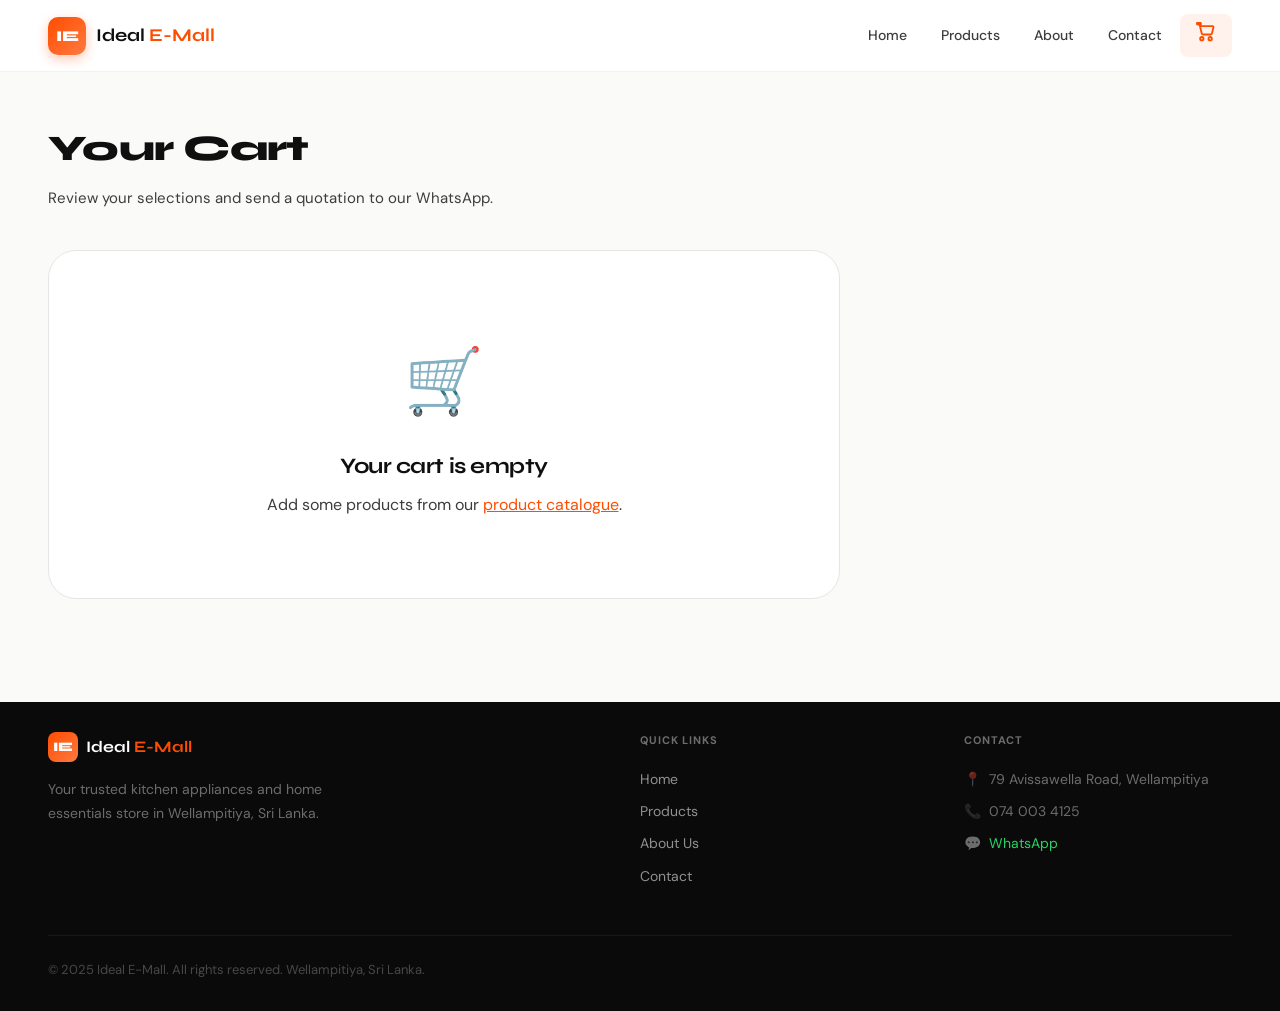
<file: cart.html>
<!DOCTYPE html>
<html lang="en">
<head>
  <meta charset="UTF-8" />
  <meta name="viewport" content="width=device-width, initial-scale=1.0" />
  <title>Cart — Ideal E-Mall | Kitchen Appliances & Home Essentials</title>
  <meta name="description" content="Your cart at Ideal E-Mall. Review your selected products and send a quotation via WhatsApp." />
  <link rel="preconnect" href="https://fonts.googleapis.com" />
  <link rel="preconnect" href="https://fonts.gstatic.com" crossorigin />
  <link href="https://fonts.googleapis.com/css2?family=Syne:wght@400;500;600;700;800&family=DM+Sans:wght@300;400;500;600;700&display=swap" rel="stylesheet" />
  <link rel="stylesheet" href="css/style.css" />
  <style>
    /* ── Cart Page ── */
    .cart-page { padding: 48px 0 80px; min-height: 70vh; }
    .cart-page-title { font-family: var(--font-display); font-size: 36px; font-weight: 800; color: var(--text-primary); margin-bottom: 8px; }
    .cart-page-sub { color: var(--text-secondary); font-size: 15px; margin-bottom: 40px; }

    .cart-layout {
      display: grid;
      grid-template-columns: 1fr 360px;
      gap: 32px;
      align-items: start;
    }
    @media (max-width: 860px) {
      .cart-layout { grid-template-columns: 1fr; }
    }

    /* ── Cart rows ── */
    .cart-list { display: flex; flex-direction: column; gap: 0; border: 1px solid var(--border); border-radius: var(--radius-xl); overflow: hidden; background: #fff; }

    .cart-row {
      display: grid;
      grid-template-columns: 80px 1fr auto auto 36px;
      gap: 16px;
      align-items: center;
      padding: 18px 20px;
      border-bottom: 1px solid var(--border-light);
      transition: background 0.15s;
    }
    .cart-row:last-child { border-bottom: none; }
    .cart-row:hover { background: var(--bg); }

    @media (max-width: 600px) {
      .cart-row {
        grid-template-columns: 60px 1fr 36px;
        grid-template-rows: auto auto;
        gap: 10px;
      }
      .cart-row-qty { grid-column: 2; grid-row: 2; }
      .cart-row-total { display: none; }
      .cart-row-remove { grid-column: 3; grid-row: 1; }
    }

    .cart-row-img {
      width: 80px; height: 80px;
      border-radius: var(--radius-md);
      overflow: hidden;
      background: var(--bg);
      border: 1px solid var(--border-light);
      display: flex; align-items: center; justify-content: center;
      flex-shrink: 0;
    }
    .cart-row-img img { width: 100%; height: 100%; object-fit: contain; }
    .cart-row-emoji { font-size: 32px; }

    .cart-row-info { min-width: 0; }
    .cart-row-brand { font-size: 11px; font-weight: 700; color: var(--teal); text-transform: uppercase; letter-spacing: 0.06em; }
    .cart-row-name { font-size: 15px; font-weight: 700; color: var(--text-primary); font-family: var(--font-display); margin: 2px 0 4px; line-height: 1.3; }
    .cart-row-price { font-size: 13px; color: var(--text-secondary); }

    .cart-row-qty {
      display: flex;
      align-items: center;
      gap: 4px;
      background: var(--bg);
      border: 1px solid var(--border);
      border-radius: var(--radius-sm);
      padding: 2px;
    }
    .qty-btn {
      width: 30px; height: 30px;
      border: none;
      background: none;
      cursor: pointer;
      font-size: 18px;
      color: var(--text-primary);
      border-radius: 6px;
      display: flex; align-items: center; justify-content: center;
      transition: background 0.15s;
      line-height: 1;
    }
    .qty-btn:hover { background: var(--border); }
    .qty-input {
      width: 44px;
      border: none;
      background: none;
      text-align: center;
      font-size: 14px;
      font-weight: 700;
      font-family: var(--font-display);
      color: var(--text-primary);
      -moz-appearance: textfield;
    }
    .qty-input::-webkit-outer-spin-button,
    .qty-input::-webkit-inner-spin-button { -webkit-appearance: none; }

    .cart-row-total {
      font-size: 15px;
      font-weight: 700;
      font-family: var(--font-display);
      color: var(--text-primary);
      white-space: nowrap;
      min-width: 110px;
      text-align: right;
    }

    .cart-row-remove {
      width: 32px; height: 32px;
      border: 1px solid var(--border-light);
      background: none;
      border-radius: 50%;
      cursor: pointer;
      display: flex; align-items: center; justify-content: center;
      color: var(--text-secondary);
      transition: all 0.15s;
      flex-shrink: 0;
    }
    .cart-row-remove:hover { background: #fee2e2; border-color: #f87171; color: #ef4444; }

    /* ── Summary panel ── */
    .cart-summary-panel {
      background: #fff;
      border: 1px solid var(--border);
      border-radius: var(--radius-xl);
      padding: 28px 24px;
      position: sticky;
      top: calc(var(--nav-h) + 20px);
    }
    .cart-summary-title {
      font-family: var(--font-display);
      font-size: 18px;
      font-weight: 800;
      color: var(--text-primary);
      margin-bottom: 20px;
      padding-bottom: 16px;
      border-bottom: 1px solid var(--border-light);
    }

    .cart-summary-row {
      display: flex;
      justify-content: space-between;
      align-items: center;
      font-size: 14px;
      color: var(--text-primary);
      padding: 8px 0;
    }
    .cart-summary-row.muted { color: var(--text-secondary); }
    .cart-summary-row.total-row {
      font-size: 18px;
      font-weight: 800;
      font-family: var(--font-display);
      padding: 14px 0;
    }
    .cart-summary-divider { border-top: 1px solid var(--border); margin: 8px 0; }

    .koko-summary-block {
      background: linear-gradient(135deg, #ede9fe, #f5f3ff);
      border: 1px solid #c4b5fd;
      border-radius: var(--radius-md);
      padding: 14px 16px;
      margin: 16px 0 20px;
    }
    .koko-summary-label {
      font-size: 11px;
      font-weight: 700;
      letter-spacing: 0.05em;
      color: #6d28d9;
      text-transform: uppercase;
      margin-bottom: 4px;
    }
    .koko-summary-amount {
      font-family: var(--font-display);
      font-size: 22px;
      font-weight: 800;
      color: #4c1d95;
    }
    .koko-summary-amount span { font-size: 14px; font-weight: 600; color: #7c3aed; }
    .koko-summary-note { font-size: 11px; color: #7c3aed; margin-top: 4px; }

    .btn-full { width: 100%; justify-content: center; padding: 14px; font-size: 15px; }

    /* ── Empty state ── */
    .cart-empty {
      text-align: center;
      padding: 80px 32px;
    }
    .cart-empty-icon { font-size: 64px; margin-bottom: 16px; }
    .cart-empty h3 { font-family: var(--font-display); font-size: 22px; color: var(--text-primary); margin-bottom: 8px; }
    .cart-empty p { color: var(--text-secondary); }
    .cart-empty a { color: var(--accent); text-decoration: underline; }

    /* Toast — see css/style.css */

    /* Cart badge on nav — see css/style.css */
  </style>
</head>
<body>

<!-- NAVIGATION -->
<nav class="navbar" id="navbar">
  <div class="nav-inner">
    <button class="nav-mobile-toggle" id="mobileToggle" aria-label="Menu">
      <span></span><span></span><span></span>
    </button>
    <a class="nav-logo" href="index.html">
      <div class="nav-logo-icon">IE</div>
      <div class="nav-logo-text">Ideal <span>E-Mall</span></div>
    </a>
    <div class="nav-links">
      <a class="nav-link" href="index.html">Home</a>
      <a class="nav-link" href="products.html">Products</a>
      <a class="nav-link" href="index.html#about">About</a>
      <a class="nav-link" href="index.html#contact">Contact</a>
      <a class="nav-link active cart-nav-btn" href="cart.html">
        <svg width="20" height="20" fill="none" stroke="currentColor" stroke-width="2.2" viewBox="0 0 24 24"><path
          d="M7 18c-1.1 0-2 .9-2 2s.9 2 2 2 2-.9 2-2-.9-2-2-2zm10 0c-1.1 0-2 .9-2 2s.9 2 2 2 2-.9 2-2-.9-2-2-2zM5.17 5H20a1 1 0 01.97 1.24l-1.8 7.2A2 2 0 0117.24 15H8.76a2 2 0 01-1.93-1.56L4.27 3H2a1 1 0 010-2h3a1 1 0 01.97.76L5.17 5z" /></svg>
        <span class="cart-badge" id="navCartBadge">0</span>
      </a>
    </div>    
    <a class="nav-mobile-cart" href="cart.html" aria-label="Cart">
      <svg width="20" height="20" fill="none" stroke="currentColor" stroke-width="2.2" viewBox="0 0 24 24"><path
        d="M7 18c-1.1 0-2 .9-2 2s.9 2 2 2 2-.9 2-2-.9-2-2-2zm10 0c-1.1 0-2 .9-2 2s.9 2 2 2 2-.9 2-2-.9-2-2-2zM5.17 5H20a1 1 0 01.97 1.24l-1.8 7.2A2 2 0 0117.24 15H8.76a2 2 0 01-1.93-1.56L4.27 3H2a1 1 0 010-2h3a1 1 0 01.97.76L5.17 5z" /></svg>
      <span class="cart-badge" id="navCartBadgeMobile">0</span>
    </a>
    </div>
  </div>
</nav>

<div class="mobile-nav" id="mobileNav">
  <a class="nav-link" href="index.html">Home</a>
  <a class="nav-link" href="products.html">Products</a>
  <a class="nav-link" href="index.html#about">About</a>
  <a class="nav-link" href="index.html#contact">Contact</a>
  <a class="nav-link active" href="cart.html">🛒 Cart</a>
</div>

<main>
  <section class="cart-page">
    <div class="container">
      <h1 class="cart-page-title">Your Cart</h1>
      <p class="cart-page-sub">Review your selections and send a quotation to our WhatsApp.</p>

      <div class="cart-layout">
        <!-- Left: Item list -->
        <div>
          <div class="cart-list" id="cartItems">
            <!-- Rendered by JS -->
          </div>
        </div>

        <!-- Right: Summary -->
        <div id="cartSummary" style="display:none;">
          <div class="cart-summary-panel">
            <div class="cart-summary-title">Order Summary</div>
            <div id="cartSummaryContent"></div>
          </div>
        </div>
      </div>
    </div>
  </section>
</main>

<footer class="footer">
  <div class="container">
    <div class="footer-inner">
      <div class="footer-brand">
        <div class="footer-logo">
          <div class="footer-logo-icon">IE</div>
          <div class="footer-logo-text">Ideal <span>E-Mall</span></div>
        </div>
        <p>Your trusted kitchen appliances and home essentials store in Wellampitiya, Sri Lanka.</p>
      </div>
      <div>
        <div class="footer-col-title">Quick Links</div>
        <div class="footer-links">
          <a class="footer-link" href="index.html">Home</a>
          <a class="footer-link" href="products.html">Products</a>
          <a class="footer-link" href="index.html#about">About Us</a>
          <a class="footer-link" href="index.html#contact">Contact</a>
        </div>
      </div>
      <div>
        <div class="footer-col-title">Contact</div>
        <div class="footer-contact-item">📍 <a href="https://www.google.com/maps/place/Ideal+E-Mall/@6.9444964,79.8776654,17z" target="_blank" rel="noopener">79 Avissawella Road, Wellampitiya</a></div>
        <div class="footer-contact-item">📞 <a href="tel:+94740034125">074 003 4125</a></div>
        <div class="footer-contact-item">💬 <a href="https://wa.me/94740034125" target="_blank" rel="noopener" style="color:#25D366;">WhatsApp</a></div>
      </div>
    </div>
    <div class="footer-bottom">
      <p>© 2025 Ideal E-Mall. All rights reserved. Wellampitiya, Sri Lanka.</p>
    </div>
  </div>
</footer>

<button class="back-to-top" id="backToTop" aria-label="Back to top">
  <svg width="18" height="18" fill="none" stroke="currentColor" stroke-width="2.5" viewBox="0 0 24 24"><path d="M5 15l7-7 7 7"/></svg>
</button>

<script src="js/data.js"></script>
<script src="js/cart.js"></script>
<script>
'use strict';

// Navbar scroll
const navbar = document.getElementById('navbar');
window.addEventListener('scroll', () => {
  navbar.classList.toggle('scrolled', window.scrollY > 20);
  document.getElementById('backToTop').classList.toggle('visible', window.scrollY > 400);
});
document.getElementById('mobileToggle').addEventListener('click', () =>
  document.getElementById('mobileNav').classList.toggle('open')
);
document.getElementById('backToTop').addEventListener('click', () =>
  window.scrollTo({ top: 0, behavior: 'smooth' })
);

// Wire badge to nav (handled by cart.js, just trigger render)

renderCartPage();
</script>
</body>
</html>
</file>
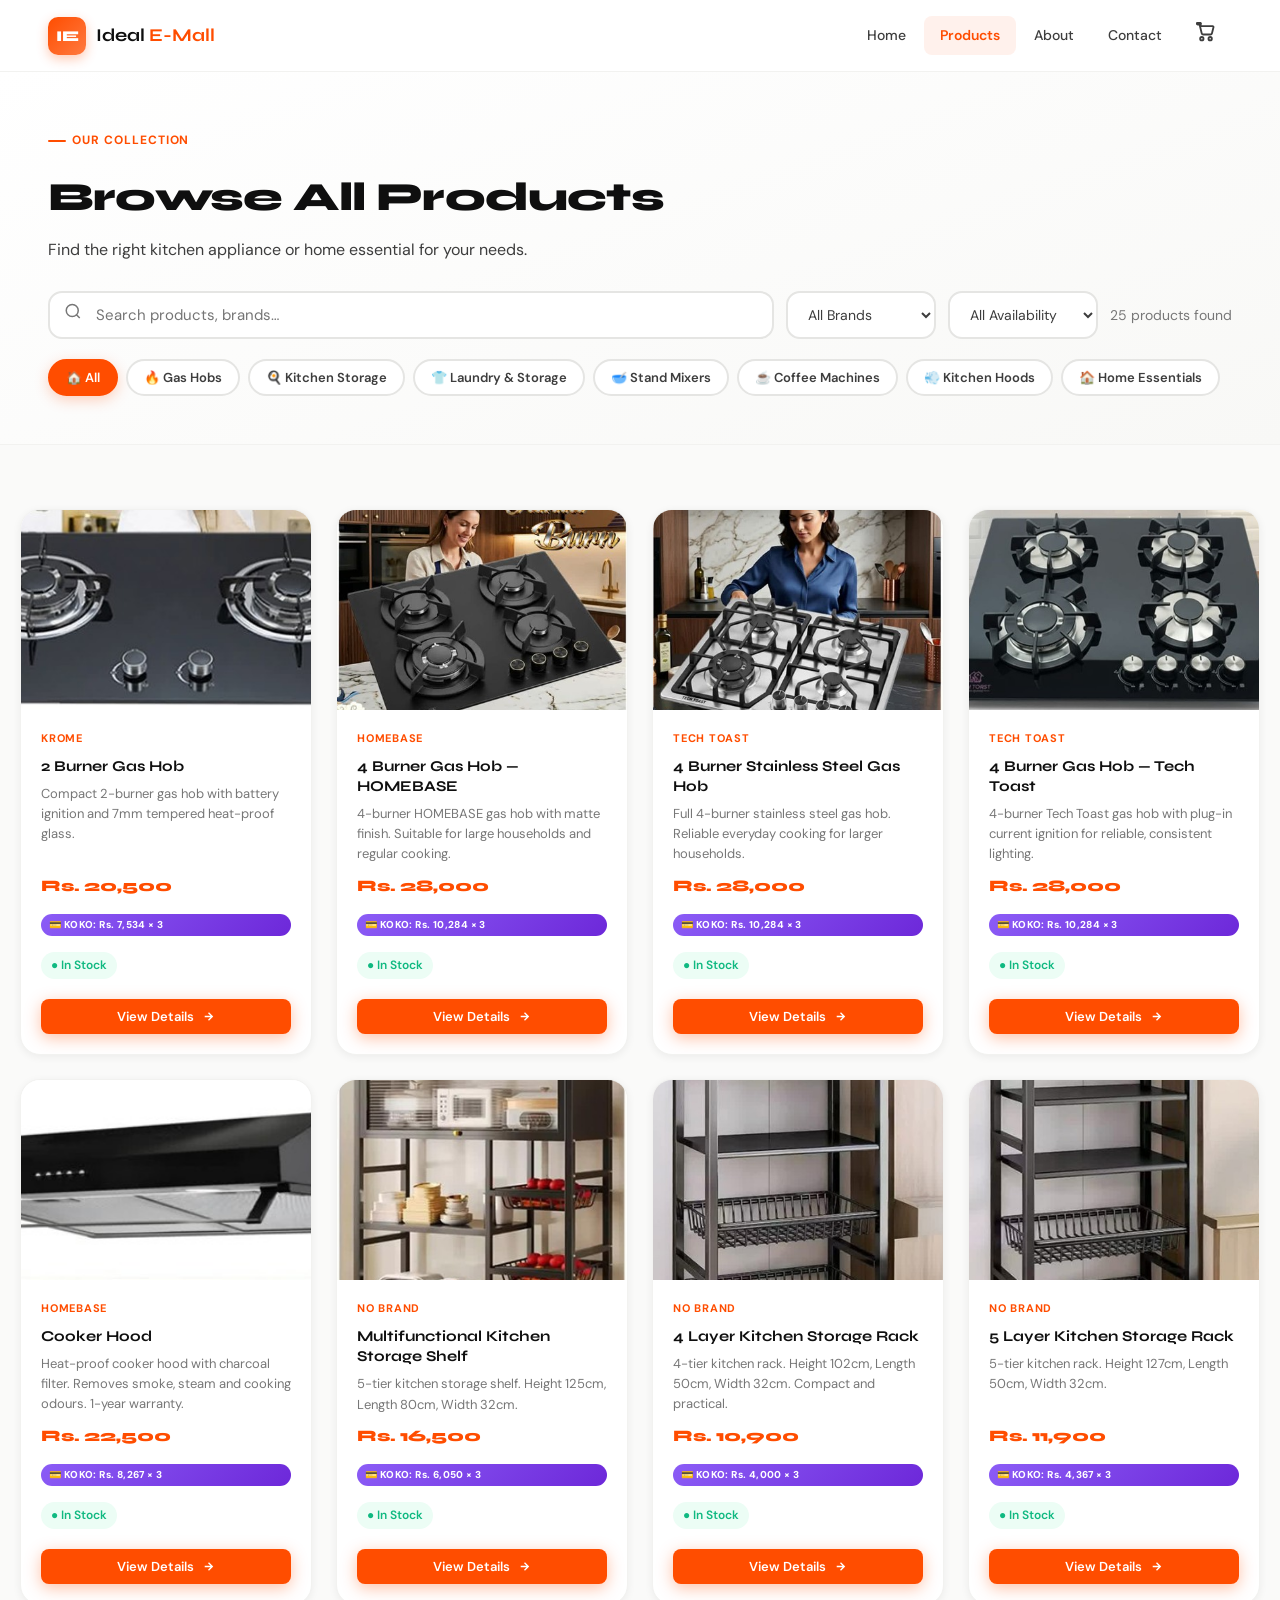
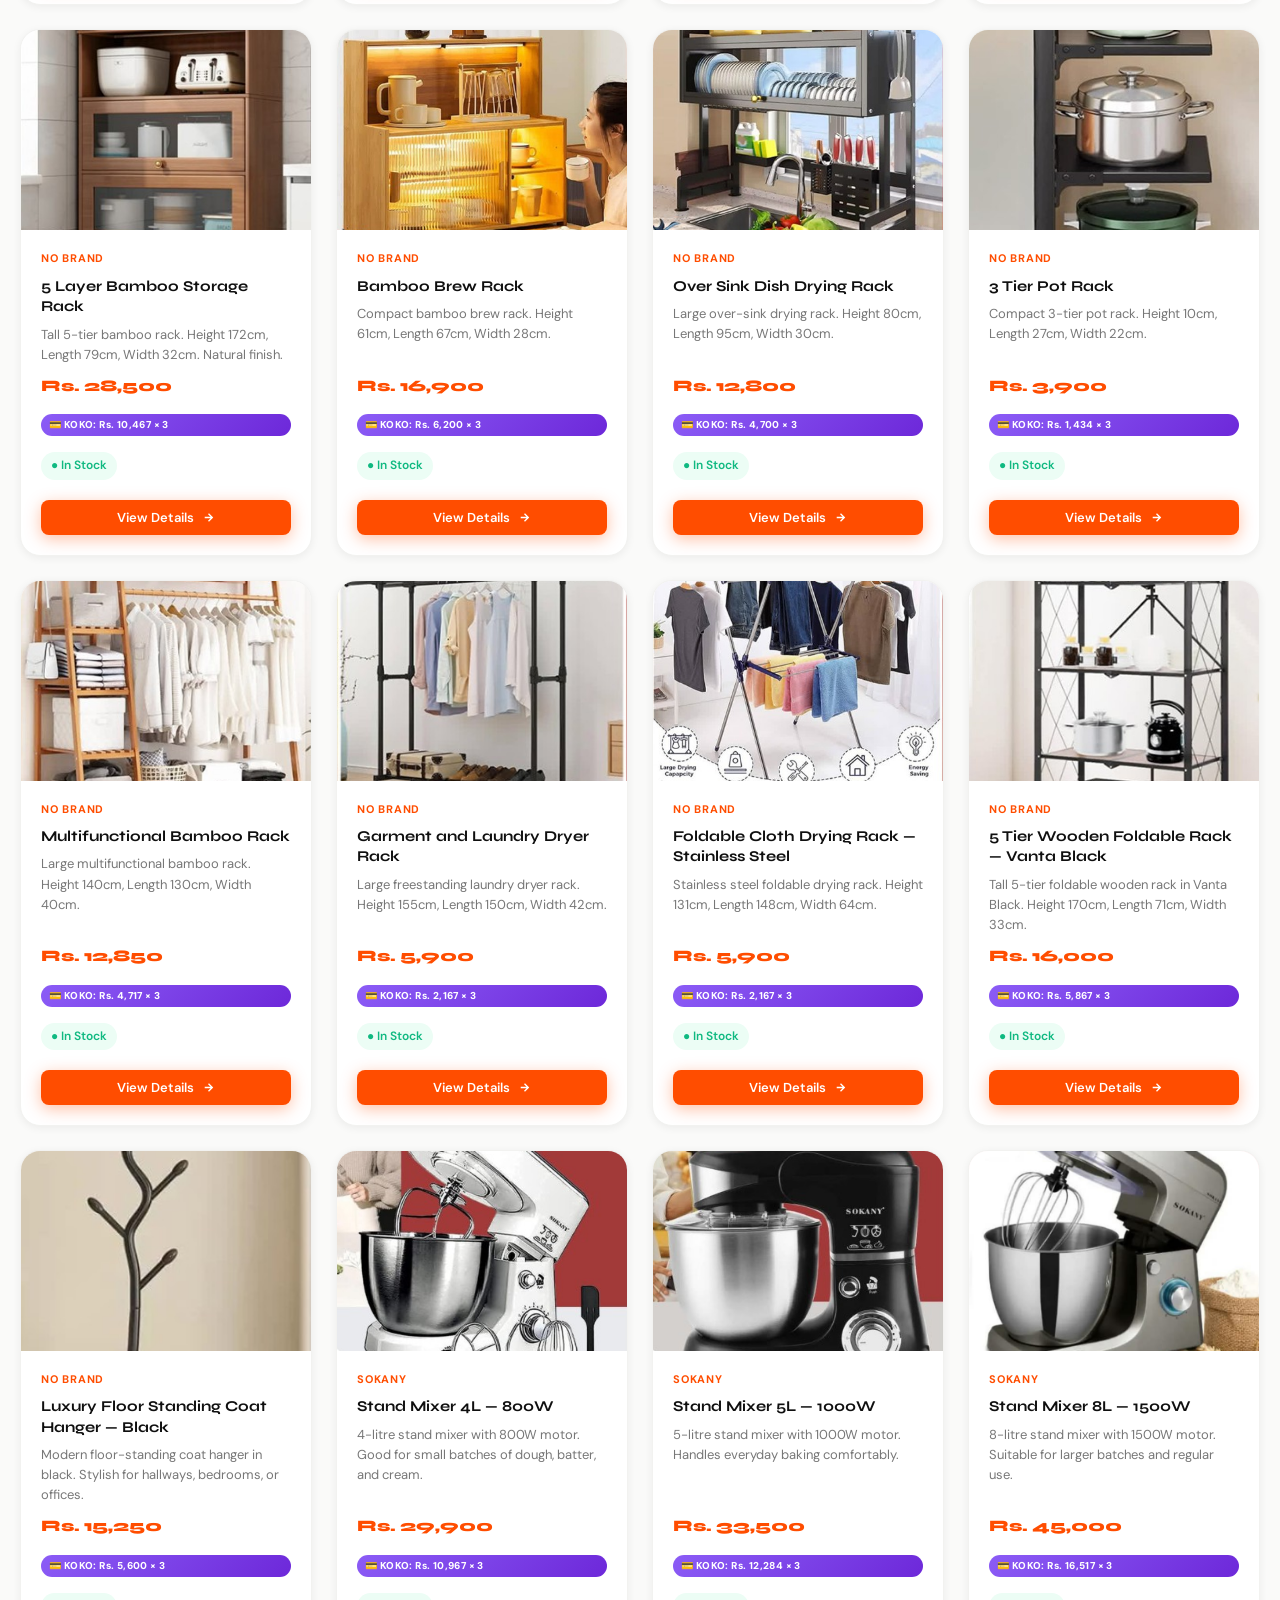
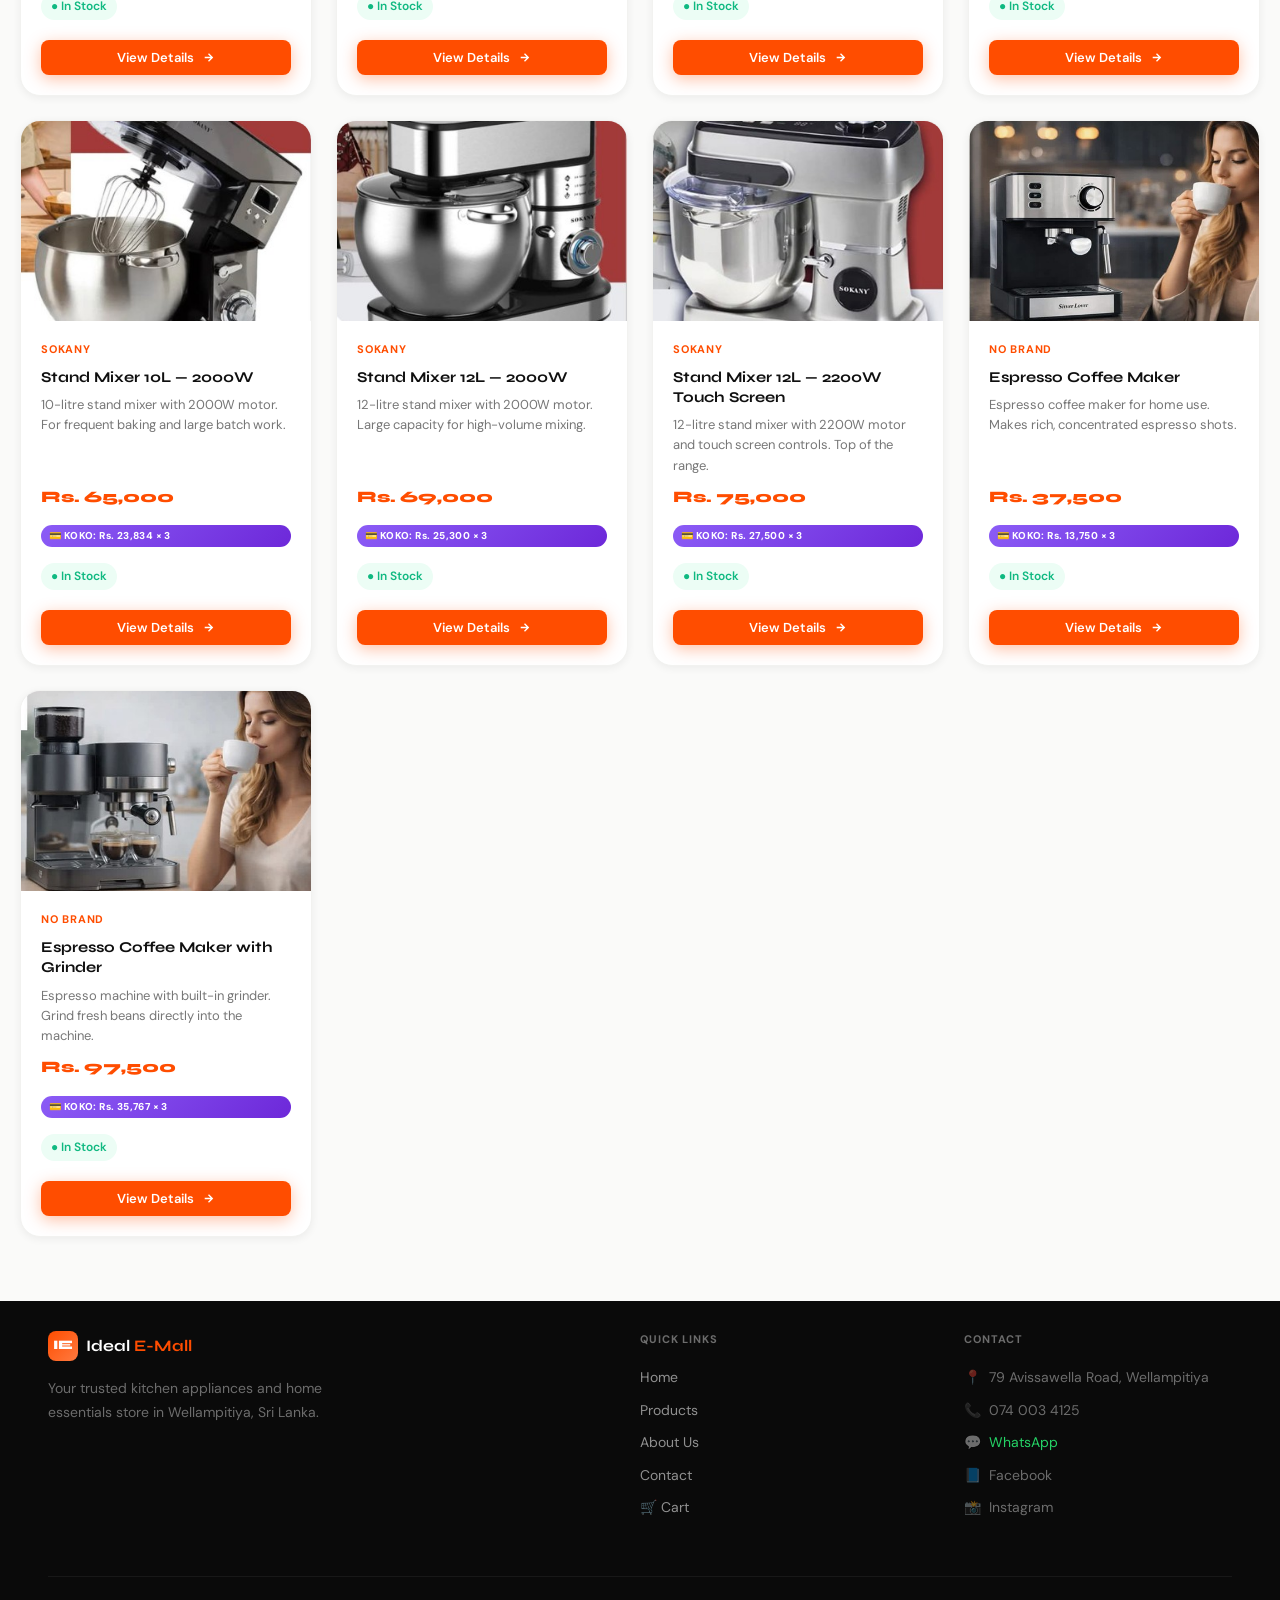
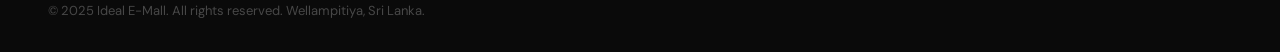
<file: products.html>
<!DOCTYPE html>
<html lang="en">
<head>
  <meta charset="UTF-8" />
  <meta name="viewport" content="width=device-width, initial-scale=1.0" />
  <title>Products — Ideal E-Mall | Kitchen Appliances & Home Essentials</title>
  <meta name="description" content="Browse our full range of kitchen appliances and home essentials at Ideal E-Mall, Wellampitiya, Sri Lanka." />
  <link rel="preconnect" href="https://fonts.googleapis.com" />
  <link rel="preconnect" href="https://fonts.gstatic.com" crossorigin />
  <link href="https://fonts.googleapis.com/css2?family=Syne:wght@400;500;600;700;800&family=DM+Sans:wght@300;400;500;600;700&display=swap" rel="stylesheet" />
  <link rel="stylesheet" href="css/style.css" />
  <style>
    /* ── Modal overlay ── */
    .detail-overlay {
      display: none;
      position: fixed;
      inset: 0;
      background: rgba(0,0,0,0.72);
      z-index: 2000;
      align-items: flex-start;
      justify-content: center;
      padding: 24px 16px;
      overflow-y: auto;
      backdrop-filter: blur(5px);
    }
    .detail-overlay.open { display: flex; }
    .detail-modal {
      background: #fff;
      border-radius: var(--radius-xl);
      max-width: 920px;
      width: 100%;
      margin: auto;
      position: relative;
      animation: modalIn 0.32s var(--transition);
      overflow: hidden;
    }
    @keyframes modalIn {
      from { opacity: 0; transform: translateY(20px) scale(0.98); }
      to   { opacity: 1; transform: translateY(0) scale(1); }
    }
    .detail-modal-close {
      position: absolute;
      top: 14px; right: 14px;
      width: 34px; height: 34px;
      border-radius: 50%;
      background: var(--border-light);
      border: none;
      cursor: pointer;
      display: flex; align-items: center; justify-content: center;
      font-size: 16px;
      color: var(--text-secondary);
      transition: all 0.2s;
      z-index: 10;
      font-weight: 700;
    }
    .detail-modal-close:hover { background: var(--accent); color: #fff; }
    .detail-modal-inner {
      display: grid;
      grid-template-columns: 1fr 1fr;
    }
    .detail-modal-img-col {
      padding: 32px;
      border-right: 1px solid var(--border-light);
      background: var(--bg);
    }
    .detail-modal-info-col {
      padding: 32px;
      display: flex;
      flex-direction: column;
      gap: 14px;
      overflow-y: auto;
      max-height: 85vh;
    }
    @media (max-width: 680px) {
      .detail-modal-inner { grid-template-columns: 1fr; }
      .detail-modal-img-col { border-right: none; border-bottom: 1px solid var(--border-light); padding: 20px; }
      .detail-modal-info-col { padding: 20px; max-height: none; }
    }

    /* KOKO Badge — see css/style.css for .koko-badge / .koko-price-block */
    .koko-modal-block {
      background: linear-gradient(135deg, #ede9fe, #f5f3ff);
      border: 1px solid #c4b5fd;
      border-radius: var(--radius-md);
      padding: 14px 16px;
    }
    .koko-modal-label { font-size: 11px; font-weight: 700; color: #6d28d9; text-transform: uppercase; letter-spacing: 0.05em; margin-bottom: 4px; }
    .koko-modal-price { font-family: var(--font-display); font-size: 20px; font-weight: 800; color: #4c1d95; }
    .koko-modal-price span { font-size: 13px; font-weight: 600; color: #7c3aed; }
    .koko-modal-note { font-size: 11px; color: #7c3aed; margin-top: 3px; }

    /* Image viewer */
    .detail-img-main {
      width: 100%;
      aspect-ratio: 4/3;
      border-radius: var(--radius-lg);
      overflow: hidden;
      display: flex;
      align-items: center;
      justify-content: center;
      font-size: 96px;
      transition: opacity 0.2s;
      background: var(--border-light);
    }
    .detail-img-main img { width: 100%; height: 100%; object-fit: contain; background: #fff; }

    .detail-thumbs { display: flex; gap: 10px; margin-top: 14px; }
    .detail-thumb {
      width: 72px; height: 72px;
      border-radius: var(--radius-sm);
      border: 2px solid var(--border);
      cursor: pointer;
      overflow: hidden;
      display: flex;
      align-items: center;
      justify-content: center;
      font-size: 22px;
      transition: all 0.2s;
      flex-shrink: 0;
      background: #fff;
    }
    .detail-thumb img { width: 100%; height: 100%; object-fit: contain; }
    .detail-thumb.active  { border-color: var(--accent); box-shadow: 0 0 0 2px rgba(255,77,0,0.2); }
    .detail-thumb:hover:not(.thumb-empty) { border-color: var(--accent); }
    .detail-thumb.thumb-empty { border: 2px dashed var(--border); cursor: default; opacity: 0.45; font-size: 18px; color: var(--text-muted); }

    /* Price in modal */
    .detail-price { font-size: 24px; font-weight: 800; color: var(--accent); font-family: var(--font-display); }

    /* Category chips */
    .category-chips-wrap { display: flex; gap: 8px; flex-wrap: wrap; margin-top: 20px; }
    .cat-chip {
      display: inline-flex;
      align-items: center;
      gap: 6px;
      padding: 8px 16px;
      border-radius: 40px;
      background: #fff;
      border: 2px solid var(--border);
      cursor: pointer;
      font-size: 13px;
      font-weight: 600;
      color: var(--text-secondary);
      transition: all 0.22s var(--transition);
      white-space: nowrap;
    }
    .cat-chip:hover { border-color: var(--accent); color: var(--accent); background: var(--accent-light); }
    .cat-chip.active { background: var(--accent); border-color: var(--accent); color: #fff; box-shadow: 0 4px 14px rgba(255,77,0,0.25); }

    /* Cart badge — see css/style.css */

    /* Toast — see css/style.css */
  </style>
</head>
<body>

<!-- NAVIGATION -->
<nav class="navbar" id="navbar">
  <div class="nav-inner">
    <button class="nav-mobile-toggle" id="mobileToggle" aria-label="Menu">
      <span></span><span></span><span></span>
    </button>
    <a class="nav-logo" href="index.html">
      <div class="nav-logo-icon">IE</div>
      <div class="nav-logo-text">Ideal <span>E-Mall</span></div>
    </a>
    <div class="nav-links">
      <a class="nav-link" href="index.html">Home</a>
      <a class="nav-link active" href="products.html">Products</a>
      <a class="nav-link" href="index.html#about">About</a>
      <a class="nav-link" href="index.html#contact">Contact</a>
      <a class="nav-link cart-nav-btn" href="cart.html">
        <svg width="20" height="20" fill="none" stroke="currentColor" stroke-width="2.2" viewBox="0 0 24 24"><path
          d="M7 18c-1.1 0-2 .9-2 2s.9 2 2 2 2-.9 2-2-.9-2-2-2zm10 0c-1.1 0-2 .9-2 2s.9 2 2 2 2-.9 2-2-.9-2-2-2zM5.17 5H20a1 1 0 01.97 1.24l-1.8 7.2A2 2 0 0117.24 15H8.76a2 2 0 01-1.93-1.56L4.27 3H2a1 1 0 010-2h3a1 1 0 01.97.76L5.17 5z" /></svg>
        <span class="cart-badge" id="navCartBadge">0</span>
      </a>
    </div>    
    <a class="nav-mobile-cart" href="cart.html" aria-label="Cart">
      <svg width="20" height="20" fill="none" stroke="currentColor" stroke-width="2.2" viewBox="0 0 24 24"><path
        d="M7 18c-1.1 0-2 .9-2 2s.9 2 2 2 2-.9 2-2-.9-2-2-2zm10 0c-1.1 0-2 .9-2 2s.9 2 2 2 2-.9 2-2-.9-2-2-2zM5.17 5H20a1 1 0 01.97 1.24l-1.8 7.2A2 2 0 0117.24 15H8.76a2 2 0 01-1.93-1.56L4.27 3H2a1 1 0 010-2h3a1 1 0 01.97.76L5.17 5z" /></svg>
      <span class="cart-badge" id="navCartBadgeMobile">0</span>
    </a>
    </div>
  </div>
</nav>

<div class="mobile-nav" id="mobileNav">
  <a class="nav-link" href="index.html">Home</a>
  <a class="nav-link active" href="products.html">Products</a>
  <a class="nav-link" href="index.html#about">About</a>
  <a class="nav-link" href="index.html#contact">Contact</a>
  <a class="nav-link" href="cart.html">🛒 Cart</a>
</div>

<main>

<!-- Products Header -->
<div class="products-page-header">
  <div class="container">
    <span class="accent-label">Our Collection</span>
    <h1>Browse All Products</h1>
    <p class="body-text">Find the right kitchen appliance or home essential for your needs.</p>

    <div class="products-toolbar">
      <div class="products-search">
        <span class="products-search-icon">
          <svg width="18" height="18" fill="none" stroke="currentColor" stroke-width="2" viewBox="0 0 24 24"><circle cx="11" cy="11" r="8"/><path d="m21 21-4.35-4.35"/></svg>
        </span>
        <input type="text" id="productsSearchInput" placeholder="Search products, brands…" autocomplete="off" />
      </div>
      <select class="filter-select" id="brandFilter"><option value="">All Brands</option></select>
      <select class="filter-select" id="availabilityFilter">
        <option value="">All Availability</option>
        <option value="In Stock">In Stock</option>
        <option value="Order Basis">Order Basis</option>
        <option value="Out of Stock">Out of Stock</option>
      </select>
      <span class="products-count" id="productsCount"></span>
    </div>

    <div class="category-chips-wrap" id="categoryChips"></div>
  </div>
</div>

<!-- Products Grid -->
<div class="container section-sm">
  <div class="products-grid" id="productsGrid"></div>
</div>

</main>


<!-- PRODUCT DETAIL MODAL -->
<div class="detail-overlay" id="detailOverlay" onclick="handleOverlayClick(event)">
  <div class="detail-modal" id="detailModal">

    <button class="detail-modal-close" onclick="closeDetail()" aria-label="Close">✕</button>

    <div class="detail-modal-inner">

      <!-- LEFT: Images -->
      <div class="detail-modal-img-col">
        <div class="detail-img-main" id="detailImgMain"></div>
        <div class="detail-thumbs" id="detailThumbs"></div>
      </div>

      <!-- RIGHT: Info -->
      <div class="detail-modal-info-col">
        <div>
          <div class="product-detail-brand" id="detailBrand"></div>
          <h2 class="product-detail-name" id="detailName"></h2>
        </div>
        <div id="detailAvailability"></div>
        <div class="detail-price" id="detailPrice"></div>
        <div class="koko-modal-block" id="kokoModalBlock" style="display:none;">
          <div class="koko-modal-label">💳 Pay with KOKO — 3 easy instalments</div>
          <div class="koko-modal-price" id="kokoModalPrice"></div>
          <div class="koko-modal-note" id="kokoModalNote"></div>
        </div>
        <p class="product-detail-desc" id="detailDesc"></p>
        <div class="specs-section">
          <div class="specs-title">Specifications</div>
          <table class="specs-table" id="detailSpecs"></table>
        </div>
        <div class="product-detail-actions" id="detailActions"></div>
      </div>

    </div>
  </div>
</div>


<!-- FOOTER -->
<footer class="footer">
  <div class="container">
    <div class="footer-inner">
      <div class="footer-brand">
        <div class="footer-logo">
          <div class="footer-logo-icon">IE</div>
          <div class="footer-logo-text">Ideal <span>E-Mall</span></div>
        </div>
        <p>Your trusted kitchen appliances and home essentials store in Wellampitiya, Sri Lanka.</p>
      </div>
      <div>
        <div class="footer-col-title">Quick Links</div>
        <div class="footer-links">
          <a class="footer-link" href="index.html">Home</a>
          <a class="footer-link" href="products.html">Products</a>
          <a class="footer-link" href="index.html#about">About Us</a>
          <a class="footer-link" href="index.html#contact">Contact</a>
          <a class="footer-link" href="cart.html">🛒 Cart</a>
        </div>
      </div>
      <div>
        <div class="footer-col-title">Contact</div>
        <div class="footer-contact-item">📍 <a href="https://www.google.com/maps/place/Ideal+E-Mall/@6.9444964,79.8776654,17z" target="_blank" rel="noopener">79 Avissawella Road, Wellampitiya</a></div>
        <div class="footer-contact-item">📞 <a href="tel:+94740034125">074 003 4125</a></div>
        <div class="footer-contact-item">💬 <a href="https://wa.me/94740034125" target="_blank" rel="noopener" style="color:#25D366;">WhatsApp</a></div>
        <div class="footer-contact-item">📘 <a href="https://web.facebook.com/IdealEMall/" target="_blank" rel="noopener">Facebook</a></div>
        <div class="footer-contact-item">📸 <a href="https://www.instagram.com/idealemall/" target="_blank" rel="noopener">Instagram</a></div>
      </div>
    </div>
    <div class="footer-bottom">
      <p>© 2025 Ideal E-Mall. All rights reserved. Wellampitiya, Sri Lanka.</p>
    </div>
  </div>
</footer>

<button class="back-to-top" id="backToTop" aria-label="Back to top">
  <svg width="18" height="18" fill="none" stroke="currentColor" stroke-width="2.5" viewBox="0 0 24 24"><path d="M5 15l7-7 7 7"/></svg>
</button>

<script src="js/data.js"></script>
<script src="js/cart.js"></script>
<script>
'use strict';

// ── KOKO algorithm ──
function calcKokoPrice(price) {
  return Math.ceil(price * 1.10 / 50) * 50;
}
function kokoInstalment(price) {
  return Math.ceil(calcKokoPrice(price) / 3);
}

// ── State ──
let activeCategory = '';
let searchQuery    = '';
let selectedBrand  = '';
let selectedAvail  = '';

// ── Navbar ──
const navbar = document.getElementById('navbar');
window.addEventListener('scroll', () => {
  navbar.classList.toggle('scrolled', window.scrollY > 20);
  document.getElementById('backToTop').classList.toggle('visible', window.scrollY > 400);
});
document.getElementById('mobileToggle').addEventListener('click', () =>
  document.getElementById('mobileNav').classList.toggle('open')
);
document.getElementById('backToTop').addEventListener('click', () =>
  window.scrollTo({ top: 0, behavior: 'smooth' })
);

// ── Scroll reveal ──
function initScrollReveal() {
  const items = document.querySelectorAll('.reveal:not(.revealed)');
  if (!items.length) return;
  const obs = new IntersectionObserver((entries) => {
    entries.forEach(e => { if (e.isIntersecting) { e.target.classList.add('revealed'); obs.unobserve(e.target); } });
  }, { threshold: 0.1, rootMargin: '0px 0px -40px 0px' });
  items.forEach(el => obs.observe(el));
}

// ── Helpers ──
const bgColors = ['bg-orange','bg-teal','bg-violet','bg-gold','bg-green','bg-rose','bg-blue'];
function getBgColor(i) { return bgColors[i % bgColors.length]; }
function getMainImage(p) { return (p.images && p.images[0]) ? p.images[0] : null; }

function availBadge(avail) {
  if (avail === 'In Stock')    return `<span class="product-card-availability avail-in">● In Stock</span>`;
  if (avail === 'Order Basis') return `<span class="product-card-availability avail-order">● Order Basis</span>`;
  return `<span class="product-card-availability avail-out">● Out of Stock</span>`;
}

// ── Product card ──
function renderProductCard(p, i) {
  const img = getMainImage(p);
  const kokoAmt = p.price ? kokoInstalment(p.price) : 0;
  return `
    <div class="product-card" onclick="openDetail('${p.id}')">
      ${p.featured ? '<div class="featured-badge">Featured</div>' : ''}
      <div class="product-card-img ${getBgColor(i)}">
        ${img ? `<img src="${img}" alt="${p.name}" loading="lazy" />` : (p.emoji || '📦')}
      </div>
      <div class="product-card-body">
        <div class="product-card-brand">${p.brand}</div>
        <div class="product-card-name">${p.name}</div>
        <div class="product-card-desc">${p.shortDesc}</div>
        ${p.price ? `
        <div class="koko-price-block">
          <div class="product-card-price">Rs. ${p.price.toLocaleString('en-LK')}</div>
          <span class="koko-badge">💳 KOKO: Rs. ${kokoAmt.toLocaleString('en-LK')} × 3</span>
        </div>` : ''}
        ${availBadge(p.availability)}
      </div>
      <div class="product-card-footer">
        <button class="btn btn-primary btn-sm" style="width:100%;justify-content:center;" onclick="event.stopPropagation();openDetail('${p.id}')">
          View Details
          <svg width="13" height="13" fill="none" stroke="currentColor" stroke-width="2.5" viewBox="0 0 24 24"><path d="M5 12h14M12 5l7 7-7 7"/></svg>
        </button>
      </div>
    </div>`;
}

// ── Category chips ──
function renderCategoryChips() {
  const wrap = document.getElementById('categoryChips');
  if (!wrap) return;
  let html = `<button class="cat-chip ${activeCategory==='' ? 'active' : ''}" onclick="setCat('')">🏠 All</button>`;
  CATEGORIES.forEach(cat => {
    html += `<button class="cat-chip ${activeCategory===cat.id ? 'active' : ''}" onclick="setCat('${cat.id}')">${cat.icon} ${cat.name}</button>`;
  });
  wrap.innerHTML = html;
}
function setCat(id) { activeCategory = id; renderCategoryChips(); renderGrid(); }

// ── Filters ──
function initFilters() {
  const bf = document.getElementById('brandFilter');
  [...new Set(PRODUCTS.map(p => p.brand))].sort().forEach(b => {
    const o = document.createElement('option'); o.value = b; o.textContent = b; bf.appendChild(o);
  });
  bf.addEventListener('change', () => { selectedBrand = bf.value; renderGrid(); });
  document.getElementById('availabilityFilter').addEventListener('change', e => { selectedAvail = e.target.value; renderGrid(); });
  document.getElementById('productsSearchInput').addEventListener('input', e => { searchQuery = e.target.value; renderGrid(); });
}

// ── Grid ──
function renderGrid() {
  let filtered = PRODUCTS;
  if (activeCategory) filtered = filtered.filter(p => p.category === activeCategory);
  if (selectedBrand)  filtered = filtered.filter(p => p.brand === selectedBrand);
  if (selectedAvail)  filtered = filtered.filter(p => p.availability === selectedAvail);
  if (searchQuery) {
    const q = searchQuery.toLowerCase();
    filtered = filtered.filter(p =>
      p.name.toLowerCase().includes(q) ||
      p.brand.toLowerCase().includes(q) ||
      p.shortDesc.toLowerCase().includes(q)
    );
  }

  const countEl = document.getElementById('productsCount');
  if (countEl) countEl.textContent = `${filtered.length} product${filtered.length !== 1 ? 's' : ''} found`;

  const grid = document.getElementById('productsGrid');
  if (!filtered.length) {
    grid.innerHTML = `<div class="no-results">
      <div class="no-results-icon">🔍</div>
      <h3>No products found</h3>
      <p>Try adjusting your search or filters.</p>
      <br>
      <button class="btn btn-outline-dark" onclick="clearFilters()">Clear Filters</button>
    </div>`;
    return;
  }
  grid.innerHTML = filtered.map((p, i) => renderProductCard(p, i)).join('');
  setTimeout(initScrollReveal, 50);
}

function clearFilters() {
  activeCategory = ''; searchQuery = ''; selectedBrand = ''; selectedAvail = '';
  document.getElementById('productsSearchInput').value = '';
  document.getElementById('brandFilter').value = '';
  document.getElementById('availabilityFilter').value = '';
  renderCategoryChips();
  renderGrid();
}

// ── Product Detail Modal ──
function openDetail(productId) {
  const p = PRODUCTS.find(pr => pr.id === productId);
  if (!p) return;

  const bgIdx  = PRODUCTS.indexOf(p);
  const images = p.images || ['', '', ''];
  const mainSrc = images[0] || '';

  // Main image
  const mainEl = document.getElementById('detailImgMain');
  mainEl.className = `detail-img-main ${getBgColor(bgIdx)}`;
  mainEl.innerHTML = mainSrc
    ? `<img src="${mainSrc}" alt="${p.name}" />`
    : `<span>${p.emoji || '📦'}</span>`;

  // Thumbnails
  const thumbsEl = document.getElementById('detailThumbs');
  thumbsEl.innerHTML = [0, 1, 2].map(idx => {
    const src = images[idx] || '';
    if (src) {
      return `<div class="detail-thumb ${idx === 0 ? 'active' : ''}"
                   onclick="selectThumb(this, '${src.replace(/'/g,"\\'")}', '${getBgColor(bgIdx)}')">
                <img src="${src}" alt="View ${idx + 1}" loading="lazy" />
              </div>`;
    }
    return `<div class="detail-thumb thumb-empty" title="Image slot ${idx + 1} — add path in data.js">+</div>`;
  }).join('');

  document.getElementById('detailBrand').textContent = p.brand;
  document.getElementById('detailName').textContent  = p.name;

  const availCls = p.availability === 'In Stock' ? 'avail-in'
                 : p.availability === 'Order Basis' ? 'avail-order' : 'avail-out';
  document.getElementById('detailAvailability').innerHTML =
    `<span class="product-detail-availability ${availCls}">● ${p.availability}</span>`;

  // Price
  const priceEl = document.getElementById('detailPrice');
  priceEl.textContent = p.price ? `Rs. ${p.price.toLocaleString('en-LK')}` : '';

  // KOKO block
  const kokoBlock = document.getElementById('kokoModalBlock');
  if (p.price) {
    const kokoTotal = calcKokoPrice(p.price);
    const kokoInst  = kokoInstalment(p.price);
    document.getElementById('kokoModalPrice').innerHTML =
      `Rs. ${kokoInst.toLocaleString('en-LK')} <span>× 3 instalments</span>`;
    document.getElementById('kokoModalNote').textContent =
      `KOKO total: Rs. ${kokoTotal.toLocaleString('en-LK')} (includes ~10% processing fee)`;
    kokoBlock.style.display = 'block';
  } else {
    kokoBlock.style.display = 'none';
  }

  document.getElementById('detailDesc').textContent = p.description;

  document.getElementById('detailSpecs').innerHTML = p.specs
    ? Object.entries(p.specs).map(([k, v]) => `<tr><td>${k}</td><td>${v}</td></tr>`).join('')
    : '';

  // Actions
  const buyMsg = encodeURIComponent(`Hello, I would like to buy the ${p.name} (Rs. ${p.price ? p.price.toLocaleString('en-LK') : 'N/A'}). Please confirm availability and delivery details.`);
  const outOfStock = p.availability === 'Out of Stock';
  document.getElementById('detailActions').innerHTML = `
    <button class="btn btn-primary" ${outOfStock ? 'disabled style="opacity:.5;cursor:not-allowed;"' : `onclick="addToCart('${p.id}');closeDetail();"`}>
      <svg width="15" height="15" fill="none" stroke="currentColor" stroke-width="2.2" viewBox="0 0 24 24"><path d="M6 2L3 6v14a2 2 0 002 2h14a2 2 0 002-2V6l-3-4zM3 6h18M16 10a4 4 0 01-8 0"/></svg>
      ${outOfStock ? 'Out of Stock' : 'Add to Cart'}
    </button>
    <a class="btn btn-whatsapp" href="https://wa.me/94740034125?text=${buyMsg}" target="_blank" rel="noopener">
      <svg width="15" height="15" fill="currentColor" viewBox="0 0 24 24"><path d="M17.472 14.382c-.297-.149-1.758-.867-2.03-.967-.273-.099-.471-.148-.67.15-.197.297-.767.966-.94 1.164-.173.199-.347.223-.644.075-.297-.15-1.255-.463-2.39-1.475-.883-.788-1.48-1.761-1.653-2.059-.173-.297-.018-.458.13-.606.134-.133.298-.347.446-.52.149-.174.198-.298.298-.497.099-.198.05-.371-.025-.52-.075-.149-.669-1.612-.916-2.207-.242-.579-.487-.5-.669-.51-.173-.008-.371-.01-.57-.01-.198 0-.52.074-.792.372-.272.297-1.04 1.016-1.04 2.479 0 1.462 1.065 2.875 1.213 3.074.149.198 2.096 3.2 5.077 4.487.709.306 1.262.489 1.694.625.712.227 1.36.195 1.871.118.571-.085 1.758-.719 2.006-1.413.248-.694.248-1.289.173-1.413-.074-.124-.272-.198-.57-.347z"/><path d="M12 0C5.373 0 0 5.373 0 12c0 2.123.553 4.116 1.52 5.845L0 24l6.335-1.648A11.95 11.95 0 0012 24c6.627 0 12-5.373 12-12S18.627 0 12 0zm0 21.818a9.797 9.797 0 01-4.988-1.362l-.357-.212-3.758.977.999-3.658-.233-.376A9.79 9.79 0 012.182 12C2.182 6.57 6.57 2.182 12 2.182S21.818 6.57 21.818 12 17.43 21.818 12 21.818z"/></svg>
      Buy Now via WhatsApp
    </a>`;

  document.getElementById('detailOverlay').classList.add('open');
  document.body.style.overflow = 'hidden';
  const url = new URL(window.location);
  url.searchParams.set('product', productId);
  window.history.pushState({}, '', url);
}

function closeDetail() {
  document.getElementById('detailOverlay').classList.remove('open');
  document.body.style.overflow = '';
  const url = new URL(window.location);
  url.searchParams.delete('product');
  window.history.pushState({}, '', url);
}

function handleOverlayClick(e) {
  if (e.target === document.getElementById('detailOverlay')) closeDetail();
}

function selectThumb(el, src, bgClass) {
  document.querySelectorAll('.detail-thumb').forEach(t => t.classList.remove('active'));
  el.classList.add('active');
  const main = document.getElementById('detailImgMain');
  main.style.opacity = '0';
  setTimeout(() => {
    main.className = `detail-img-main ${bgClass}`;
    main.innerHTML = `<img src="${src}" alt="Product view" />`;
    main.style.opacity = '1';
  }, 150);
}

document.addEventListener('keydown', e => { if (e.key === 'Escape') closeDetail(); });

// ── Init ──
initFilters();
renderCategoryChips();
renderGrid();

const productParam = new URLSearchParams(window.location.search).get('product');
if (productParam) setTimeout(() => openDetail(productParam), 120);
</script>
</body>
</html>
</file>
<file: css/style.css>
/* ============================================
   IDEAL E-MALL — Redesigned Stylesheet
   Bold, colorful, vibrant electronics store
   ============================================ */

@import url('https://fonts.googleapis.com/css2?family=Syne:wght@400;500;600;700;800&family=DM+Sans:wght@300;400;500;600;700&display=swap');

/* ============ CSS VARIABLES ============ */
:root {
  --bg: #FAFAF9;
  --accent: #FF4D00;
  --accent-dark: #D93E00;
  --accent-light: #FFF1EC;
  --teal: #00B4D8;
  --teal-dark: #0096B7;
  --teal-light: #E0F7FC;
  --violet: #7C3AED;
  --violet-light: #EDE9FE;
  --gold: #F59E0B;
  --gold-light: #FEF3C7;
  --green: #10B981;
  --green-light: #ECFDF5;
  --text-primary: #0F0F0F;
  --text-secondary: #3D3D3D;
  --text-muted: #777777;
  --border: #E5E5E3;
  --border-light: #F2F2F0;
  --card-bg: #FFFFFF;
  --shadow-sm: 0 2px 8px rgba(0,0,0,0.06);
  --shadow-md: 0 8px 24px rgba(0,0,0,0.09);
  --shadow-lg: 0 20px 48px rgba(0,0,0,0.12);
  --shadow-hover: 0 24px 64px rgba(0,0,0,0.15);
  --radius-sm: 8px;
  --radius-md: 14px;
  --radius-lg: 20px;
  --radius-xl: 28px;
  --transition: cubic-bezier(0.4, 0, 0.2, 1);
  --nav-h: 72px;
  --font-display: 'Syne', sans-serif;
  --font-body: 'DM Sans', sans-serif;
}

/* ============ RESET & BASE ============ */
*, *::before, *::after { box-sizing: border-box; margin: 0; padding: 0; }
html { scroll-behavior: smooth; font-size: 16px; }
body {
  font-family: var(--font-body);
  background: var(--bg);
  color: var(--text-primary);
  line-height: 1.6;
  overflow-x: hidden;
  -webkit-font-smoothing: antialiased;
}
img { max-width: 100%; display: block; }
a { text-decoration: none; color: inherit; }
ul { list-style: none; }
button, input, textarea, select { font-family: inherit; }

/* ============ SCROLL REVEAL ============ */
.reveal {
  opacity: 0;
  transform: translateY(28px);
  transition: opacity 0.65s var(--transition), transform 0.65s var(--transition);
}
.reveal.revealed { opacity: 1; transform: translateY(0); }
.reveal-delay-1 { transition-delay: 0.1s; }
.reveal-delay-2 { transition-delay: 0.2s; }
.reveal-delay-3 { transition-delay: 0.3s; }
.reveal-delay-4 { transition-delay: 0.4s; }
.reveal-delay-5 { transition-delay: 0.5s; }

/* ============ LAYOUT ============ */
.container { max-width: 1240px; margin: 0 auto; padding: 0 28px; }
.section { padding: 100px 0; }
.section-sm { padding: 64px 0; }

/* ============ TYPOGRAPHY ============ */
h1, h2, h3, h4, h5 { font-family: var(--font-display); letter-spacing: -0.02em; }
.hero-title { font-size: 62px; font-weight: 800; line-height: 1.06; color: #FFFFFF; font-family: var(--font-display); }
.section-title { font-size: 36px; font-weight: 700; line-height: 1.2; color: var(--text-primary); }
.body-text { font-size: 16px; line-height: 1.65; color: var(--text-secondary); }
.accent-label {
  display: inline-flex;
  align-items: center;
  gap: 6px;
  font-size: 12px;
  font-weight: 700;
  letter-spacing: 0.08em;
  text-transform: uppercase;
  color: var(--accent);
  margin-bottom: 14px;
}
.accent-label::before { content: ''; display: inline-block; width: 18px; height: 2px; background: var(--accent); border-radius: 2px; }

/* ============ BUTTONS ============ */
.btn {
  display: inline-flex;
  align-items: center;
  gap: 8px;
  padding: 13px 26px;
  border-radius: var(--radius-sm);
  font-size: 15px;
  font-weight: 600;
  cursor: pointer;
  border: none;
  transition: all 0.25s var(--transition);
  white-space: nowrap;
  font-family: var(--font-body);
}
.btn:hover { transform: translateY(-2px); }
.btn-primary { background: var(--accent); color: #fff; box-shadow: 0 4px 16px rgba(255,77,0,0.35); }
.btn-primary:hover { background: var(--accent-dark); box-shadow: 0 8px 28px rgba(255,77,0,0.45); }
.btn-outline { background: transparent; color: #fff; border: 2px solid rgba(255,255,255,0.5); }
.btn-outline:hover { background: rgba(255,255,255,0.12); border-color: #fff; }
.btn-outline-dark { background: transparent; color: var(--text-primary); border: 2px solid var(--border); }
.btn-outline-dark:hover { border-color: var(--accent); color: var(--accent); background: var(--accent-light); }
.btn-whatsapp { background: #25D366; color: #fff; box-shadow: 0 4px 16px rgba(37,211,102,0.35); }
.btn-whatsapp:hover { background: #1eb354; box-shadow: 0 8px 28px rgba(37,211,102,0.45); }
.btn-teal { background: var(--teal); color: #fff; box-shadow: 0 4px 16px rgba(0,180,216,0.35); }
.btn-teal:hover { background: var(--teal-dark); }
.btn-sm { padding: 9px 18px; font-size: 13px; }

/* ============ NAVIGATION ============ */
.navbar {
  position: fixed;
  top: 0; left: 0; right: 0;
  height: var(--nav-h);
  background: rgba(255,255,255,0.96);
  backdrop-filter: blur(16px);
  -webkit-backdrop-filter: blur(16px);
  border-bottom: 1px solid var(--border-light);
  z-index: 1000;
  transition: box-shadow 0.3s var(--transition);
}
.navbar.scrolled { box-shadow: 0 4px 20px rgba(0,0,0,0.08); }
.nav-inner {
  display: flex;
  align-items: center;
  justify-content: space-between;
  height: 100%;
  gap: 24px;
  padding: 0 28px;
  max-width: 1240px;
  margin: 0 auto;
}
.nav-logo { display: flex; align-items: center; gap: 10px; flex-shrink: 0; cursor: pointer; }
.nav-logo-icon {
  width: 38px; height: 38px;
  background: linear-gradient(135deg, var(--accent) 0%, #FF7A40 100%);
  border-radius: 10px;
  display: flex; align-items: center; justify-content: center;
  color: #fff;
  font-weight: 800;
  font-size: 15px;
  font-family: var(--font-display);
  box-shadow: 0 4px 12px rgba(255,77,0,0.3);
}
.nav-logo-text { font-size: 18px; font-weight: 700; color: var(--text-primary); font-family: var(--font-display); }
.nav-logo-text span { color: var(--accent); }

.nav-links { display: flex; align-items: center; gap: 2px; }
.nav-link {
  padding: 8px 16px;
  border-radius: var(--radius-sm);
  font-size: 14px;
  font-weight: 500;
  color: var(--text-secondary);
  cursor: pointer;
  transition: all 0.2s;
  white-space: nowrap;
}
.nav-link:hover { color: var(--accent); background: var(--accent-light); }
.nav-link.active { color: var(--accent); background: var(--accent-light); font-weight: 600; }

.nav-cta { display: flex; align-items: center; gap: 10px; }

.nav-mobile-toggle {
  display: none;
  flex-direction: column;
  gap: 5px;
  cursor: pointer;
  padding: 8px;
  background: none;
  border: none;
}
.nav-mobile-toggle span { display: block; width: 22px; height: 2px; background: var(--text-primary); border-radius: 2px; transition: all 0.3s; }

/* Mobile nav */
.mobile-nav {
  display: none;
  position: fixed;
  top: var(--nav-h);
  left: 0; right: 0;
  background: #fff;
  border-bottom: 1px solid var(--border);
  padding: 16px 24px 20px;
  z-index: 999;
  box-shadow: var(--shadow-md);
  flex-direction: column;
  gap: 4px;
}
.mobile-nav.open { display: flex; }
.mobile-nav .nav-link { display: block; padding: 12px 16px; font-size: 15px; border-radius: var(--radius-sm); }

/* ============ MAIN OFFSET ============ */
main { padding-top: var(--nav-h); }

/* ============ PAGE MANAGEMENT ============ */
.page-view { display: none; }
.page-view.active { display: block; }

/* ================================================
   HERO BANNER — Full-Screen, Bold, Colorful
   ================================================ */
.hero {
  padding: 20px;
  min-height: calc(100vh - var(--nav-h));
  position: relative;
  overflow: hidden;
  display: flex;
  align-items: center;
  background: linear-gradient(135deg, #0F0F1A 0%, #1A0A30 40%, #0A1A2E 100%);
}

/* Animated gradient mesh background */
.hero::before {
  content: '';
  position: absolute;
  inset: 0;
  background:
    radial-gradient(ellipse 60% 50% at 70% 40%, rgba(255,77,0,0.25) 0%, transparent 60%),
    radial-gradient(ellipse 50% 60% at 20% 70%, rgba(0,180,216,0.2) 0%, transparent 60%),
    radial-gradient(ellipse 40% 40% at 85% 80%, rgba(124,58,237,0.2) 0%, transparent 60%);
  pointer-events: none;
  animation: meshMove 12s ease-in-out infinite alternate;
}
@keyframes meshMove {
  0% { opacity: 0.7; transform: scale(1); }
  100% { opacity: 1; transform: scale(1.05); }
}

/* Floating orbs */
.hero-orb {
  position: absolute;
  border-radius: 50%;
  filter: blur(80px);
  pointer-events: none;
  animation: orbFloat 8s ease-in-out infinite;
}
.hero-orb-1 {
  width: 500px; height: 500px;
  background: rgba(255,77,0,0.18);
  top: -100px; right: -100px;
  animation-duration: 10s;
}
.hero-orb-2 {
  width: 350px; height: 350px;
  background: rgba(0,180,216,0.15);
  bottom: -80px; left: 10%;
  animation-delay: 3s;
  animation-duration: 13s;
}
.hero-orb-3 {
  width: 250px; height: 250px;
  background: rgba(124,58,237,0.2);
  top: 30%; right: 30%;
  animation-delay: 6s;
  animation-duration: 9s;
}
@keyframes orbFloat {
  0%, 100% { transform: translate(0,0) scale(1); }
  33% { transform: translate(20px,-15px) scale(1.05); }
  66% { transform: translate(-15px,20px) scale(0.95); }
}

/* Noise texture overlay */
.hero::after {
  content: '';
  position: absolute;
  inset: 0;
  background-image: url("data:image/svg+xml,%3Csvg viewBox='0 0 256 256' xmlns='http://www.w3.org/2000/svg'%3E%3Cfilter id='noise'%3E%3CfeTurbulence type='fractalNoise' baseFrequency='0.9' numOctaves='4' stitchTiles='stitch'/%3E%3C/filter%3E%3Crect width='100%25' height='100%25' filter='url(%23noise)' opacity='0.04'/%3E%3C/svg%3E");
  pointer-events: none;
  opacity: 0.4;
}

.hero-inner {
  position: relative;
  z-index: 2;
  display: grid;
  grid-template-columns: 1fr 1fr;
  gap: 80px;
  align-items: center;
  width: 100%;
}

.hero-content { display: flex; flex-direction: column; gap: 28px; }

.hero-badge {
  display: inline-flex;
  align-items: center;
  gap: 8px;
  padding: 6px 16px 6px 8px;
  background: rgba(255,255,255,0.08);
  border: 1px solid rgba(255,255,255,0.15);
  border-radius: 40px;
  font-size: 13px;
  font-weight: 600;
  color: rgba(255,255,255,0.85);
  width: fit-content;
  backdrop-filter: blur(8px);
}
.hero-badge-dot {
  width: 8px; height: 8px;
  background: var(--accent);
  border-radius: 50%;
  box-shadow: 0 0 0 3px rgba(255,77,0,0.3);
  animation: pulse 2s infinite;
}
@keyframes pulse {
  0%, 100% { box-shadow: 0 0 0 3px rgba(255,77,0,0.3); }
  50% { box-shadow: 0 0 0 6px rgba(255,77,0,0.1); }
}

.hero-title {
  font-size: 58px;
  font-weight: 800;
  line-height: 1.06;
  color: #FFFFFF;
}
.hero-title .highlight {
  background: linear-gradient(90deg, var(--accent) 0%, #FF7A40 50%, var(--gold) 100%);
  -webkit-background-clip: text;
  -webkit-text-fill-color: transparent;
  background-clip: text;
}

.hero-desc {
  font-size: 17px;
  line-height: 1.7;
  color: rgba(255,255,255,0.65);
  max-width: 480px;
}

.hero-actions { display: flex; align-items: center; gap: 14px; flex-wrap: wrap; }

.hero-stats {
  display: flex;
  gap: 0;
  padding-top: 28px;
  border-top: 1px solid rgba(255,255,255,0.1);
}
.hero-stat {
  padding-right: 32px;
  margin-right: 32px;
  border-right: 1px solid rgba(255,255,255,0.1);
}
.hero-stat:last-child { border: none; padding: 0; margin: 0; }
.hero-stat strong { display: block; font-size: 24px; font-weight: 800; color: #fff; font-family: var(--font-display); }
.hero-stat span { font-size: 13px; color: rgba(255,255,255,0.5); }

/* Hero Visual (right column) */
.hero-visual {
  display: flex;
  align-items: center;
  justify-content: center;
  position: relative;
}

.hero-cards-stack {
  position: relative;
  width: 420px;
  height: 460px;
}

/* Main floating product card */
.hero-card-main {
  position: absolute;
  top: 50%; left: 50%;
  transform: translate(-52%, -50%) rotateY(-8deg) rotateX(5deg);
  width: 260px;
  background: rgba(255,255,255,0.04);
  border: 1px solid rgba(255,255,255,0.12);
  border-radius: var(--radius-xl);
  backdrop-filter: blur(20px);
  overflow: hidden;
  animation: heroCardFloat 7s ease-in-out infinite;
  box-shadow: 0 32px 80px rgba(0,0,0,0.5), inset 0 1px 0 rgba(255,255,255,0.1);
}
@keyframes heroCardFloat {
  0%, 100% { transform: translate(-52%, -50%) rotateY(-8deg) rotateX(5deg) translateY(0); }
  50% { transform: translate(-52%, -50%) rotateY(-8deg) rotateX(5deg) translateY(-14px); }
}
.hero-card-img {
  width: 100%;
  height: 160px;
  background: linear-gradient(135deg, rgba(255,77,0,0.15) 0%, rgba(0,180,216,0.1) 100%);
  display: flex; align-items: center; justify-content: center;
  font-size: 64px;
  border-bottom: 1px solid rgba(255,255,255,0.08);
}
.hero-card-body { padding: 16px 20px; }
.hero-card-brand { font-size: 10px; font-weight: 700; color: var(--teal); letter-spacing: 0.08em; text-transform: uppercase; }
.hero-card-name { font-size: 15px; font-weight: 700; color: #fff; margin-top: 4px; font-family: var(--font-display); }
.hero-card-price { font-size: 13px; color: rgba(255,255,255,0.5); margin-top: 3px; }
.hero-card-status {
  display: inline-flex; align-items: center; gap: 5px;
  font-size: 11px; color: #4ADE80; font-weight: 600; margin-top: 8px;
}
.hero-card-status::before { content: ''; width: 5px; height: 5px; background: #4ADE80; border-radius: 50%; box-shadow: 0 0 6px #4ADE80; }

/* Floating mini cards */
.hero-float-card {
  position: absolute;
  background: rgba(255,255,255,0.06);
  border: 1px solid rgba(255,255,255,0.12);
  border-radius: var(--radius-md);
  padding: 14px 18px;
  backdrop-filter: blur(16px);
  box-shadow: 0 16px 40px rgba(0,0,0,0.4);
  animation: floatCard 8s ease-in-out infinite;
}
.hero-float-1 {
  top: 30px; right: 10px;
  display: flex; align-items: center; gap: 12px;
  animation-delay: 1.5s;
  animation-duration: 9s;
}
.hero-float-2 {
  bottom: 60px; left: 0;
  animation-delay: 3s;
  animation-duration: 11s;
  min-width: 160px;
}
.hero-float-3 {
  top: 20px; left: 20px;
  animation-delay: 0.5s;
  animation-duration: 7s;
}
@keyframes floatCard {
  0%, 100% { transform: translateY(0); }
  50% { transform: translateY(-10px); }
}
.float-icon { font-size: 26px; }
.float-label { font-size: 10px; color: rgba(255,255,255,0.5); font-weight: 500; }
.float-value { font-size: 13px; font-weight: 700; color: #fff; margin-top: 2px; }
.float-chip-row { display: flex; gap: 6px; margin-top: 6px; flex-wrap: wrap; }
.float-chip {
  background: rgba(255,255,255,0.08);
  border: 1px solid rgba(255,255,255,0.12);
  border-radius: 4px;
  padding: 3px 8px;
  font-size: 10px;
  font-weight: 600;
  color: rgba(255,255,255,0.8);
}
.float-chip.orange { background: rgba(255,77,0,0.2); border-color: rgba(255,77,0,0.3); color: #FF9060; }
.float-chip.teal { background: rgba(0,180,216,0.2); border-color: rgba(0,180,216,0.3); color: #40D0F0; }

/* ============ SECTION HEADERS ============ */
.section-header { text-align: center; margin-bottom: 60px; }
.section-header .section-title { margin-top: 8px; }
.section-header .body-text { max-width: 560px; margin: 14px auto 0; }

/* ============ CATEGORY PILLS ============ */
.categories-strip {
  display: flex;
  gap: 10px;
  flex-wrap: wrap;
  justify-content: center;
  margin-bottom: 56px;
}
.category-pill {
  display: flex;
  align-items: center;
  gap: 8px;
  padding: 10px 20px;
  border-radius: 40px;
  background: var(--card-bg);
  border: 2px solid var(--border);
  cursor: pointer;
  transition: all 0.25s var(--transition);
  font-size: 14px;
  font-weight: 600;
  color: var(--text-secondary);
  box-shadow: var(--shadow-sm);
}
.category-pill:hover { border-color: var(--accent); color: var(--accent); background: var(--accent-light); transform: translateY(-2px); box-shadow: var(--shadow-md); }
.category-pill.active { background: var(--accent); border-color: var(--accent); color: #fff; box-shadow: 0 4px 16px rgba(255,77,0,0.3); }
.category-pill-icon { font-size: 18px; }

/* ============ PRODUCT CARDS ============ */
.products-grid { display: grid; grid-template-columns: repeat(4, 1fr); gap: 24px; }

.product-card {
  background: var(--card-bg);
  border-radius: var(--radius-lg);
  border: 1.5px solid var(--border-light);
  box-shadow: var(--shadow-sm);
  overflow: hidden;
  cursor: pointer;
  transition: all 0.35s var(--transition);
  display: flex;
  flex-direction: column;
  position: relative;
}
.product-card:hover {
  transform: translateY(-6px);
  box-shadow: var(--shadow-hover);
  border-color: var(--accent);
}

.product-card-img {
  width: 100%;
  height: 200px;
  display: flex;
  align-items: center;
  justify-content: center;
  font-size: 72px;
  overflow: hidden;
  transition: transform 0.45s var(--transition);
  position: relative;
}
.product-card-img.bg-orange { background: linear-gradient(135deg, #FFF1EC 0%, #FFD9C7 100%); }
.product-card-img.bg-teal { background: linear-gradient(135deg, #E0F7FC 0%, #B2EBF4 100%); }
.product-card-img.bg-violet { background: linear-gradient(135deg, #EDE9FE 0%, #DDD6FE 100%); }
.product-card-img.bg-gold { background: linear-gradient(135deg, #FEF3C7 0%, #FDE68A 100%); }
.product-card-img.bg-green { background: linear-gradient(135deg, #ECFDF5 0%, #A7F3D0 100%); }
.product-card-img.bg-rose { background: linear-gradient(135deg, #FFF1F2 0%, #FFD6D8 100%); }
.product-card-img.bg-blue { background: linear-gradient(135deg, #EFF6FF 0%, #BFDBFE 100%); }
.product-card:hover .product-card-img { transform: scale(1.04); }
.product-card-img img { width: 100%; height: 100%; object-fit: cover; }

.product-card-body { padding: 20px; flex: 1; display: flex; flex-direction: column; gap: 8px; }
.product-card-brand {
  display: inline-block;
  font-size: 11px;
  font-weight: 700;
  letter-spacing: 0.07em;
  text-transform: uppercase;
  color: var(--accent);
}
.product-card-name { font-size: 15px; font-weight: 700; color: var(--text-primary); line-height: 1.35; font-family: var(--font-display); }
.product-card-desc { font-size: 13px; color: var(--text-muted); line-height: 1.55; flex: 1; }

.product-card-availability {
  display: inline-flex;
  align-items: center;
  gap: 5px;
  font-size: 12px;
  font-weight: 600;
  padding: 4px 10px;
  border-radius: 20px;
  width: fit-content;
}
.avail-in { background: var(--green-light); color: var(--green); }
.avail-order { background: var(--gold-light); color: #D97706; }
.avail-out { background: #FEF2F2; color: #DC2626; }

.product-card-footer { padding: 0 20px 20px; }
.product-card-footer .btn { width: 100%; justify-content: center; }

/* Featured badge */
.featured-badge {
  position: absolute;
  top: 12px; left: 12px;
  background: linear-gradient(90deg, var(--accent), #FF7A40);
  color: #fff;
  font-size: 10px;
  font-weight: 700;
  padding: 4px 12px;
  border-radius: 20px;
  letter-spacing: 0.05em;
  text-transform: uppercase;
  box-shadow: 0 2px 8px rgba(255,77,0,0.4);
}

/* ============ FEATURED SECTION ============ */
.featured-section {
  background: linear-gradient(180deg, #fff 0%, #f8f8f6 100%);
  position: relative;
  overflow: hidden;
}
.featured-section::before {
  content: '';
  position: absolute;
  top: -200px; right: -200px;
  width: 600px; height: 600px;
  background: radial-gradient(circle, rgba(255,77,0,0.04) 0%, transparent 70%);
  pointer-events: none;
}

/* ============ WHY US — Colorful Cards ============ */
.why-us-section {
  background: var(--text-primary);
  position: relative;
  overflow: hidden;
}
.why-us-section::before {
  content: '';
  position: absolute;
  inset: 0;
  background:
    radial-gradient(ellipse 40% 60% at 10% 50%, rgba(255,77,0,0.1) 0%, transparent 60%),
    radial-gradient(ellipse 50% 50% at 90% 30%, rgba(0,180,216,0.1) 0%, transparent 60%);
  pointer-events: none;
}
.why-us-section .section-title { color: #fff; }
.why-us-section .accent-label { color: var(--accent); }

.why-grid { display: grid; grid-template-columns: repeat(5, 1fr); gap: 16px; position: relative; z-index: 1; }
.why-card {
  padding: 32px 24px;
  border-radius: var(--radius-lg);
  text-align: center;
  transition: all 0.35s var(--transition);
  border: 1px solid rgba(255,255,255,0.06);
  background: rgba(255,255,255,0.04);
}
.why-card:hover { transform: translateY(-6px); background: rgba(255,255,255,0.08); }
.why-card-icon {
  width: 56px; height: 56px;
  border-radius: var(--radius-md);
  display: flex; align-items: center; justify-content: center;
  font-size: 26px;
  margin: 0 auto 16px;
}
.why-card:nth-child(1) .why-card-icon { background: rgba(255,77,0,0.15); }
.why-card:nth-child(2) .why-card-icon { background: rgba(0,180,216,0.15); }
.why-card:nth-child(3) .why-card-icon { background: rgba(16,185,129,0.15); }
.why-card:nth-child(4) .why-card-icon { background: rgba(245,158,11,0.15); }
.why-card:nth-child(5) .why-card-icon { background: rgba(124,58,237,0.15); }
.why-number { font-size: 12px; font-weight: 700; color: rgba(255,255,255,0.2); letter-spacing: 0.1em; margin-bottom: 8px; font-family: var(--font-display); }
.why-title { font-size: 15px; font-weight: 700; color: #fff; margin-bottom: 8px; font-family: var(--font-display); }
.why-desc { font-size: 13px; color: rgba(255,255,255,0.5); line-height: 1.6; }

/* ============ ABOUT SECTION ============ */
.about-section { background: var(--bg); }
.about-inner {
  display: grid;
  grid-template-columns: 1fr 1fr;
  gap: 80px;
  align-items: center;
}
.about-visual-wrap { position: relative; }
.about-img-box {
  width: 100%;
  aspect-ratio: 4/3;
  background: linear-gradient(135deg, #FFF1EC 0%, #FFD9C7 50%, #FEF3C7 100%);
  border-radius: var(--radius-xl);
  display: flex;
  align-items: center;
  justify-content: center;
  font-size: 80px;
  box-shadow: var(--shadow-lg);
  border: 3px solid rgba(255,77,0,0.1);
  position: relative;
  overflow: hidden;
}
.about-img-box::before {
  content: '';
  position: absolute;
  inset: 0;
  background: radial-gradient(circle at 30% 30%, rgba(255,77,0,0.08) 0%, transparent 60%);
}
.about-badge-float {
  position: absolute;
  bottom: -16px; right: -16px;
  background: var(--accent);
  border-radius: var(--radius-md);
  padding: 16px 20px;
  box-shadow: 0 8px 32px rgba(255,77,0,0.4);
  color: #fff;
}
.about-badge-float strong { font-size: 22px; font-weight: 800; font-family: var(--font-display); }
.about-badge-float span { font-size: 12px; opacity: 0.8; display: block; }
.about-content { display: flex; flex-direction: column; gap: 20px; }
.about-points { display: flex; flex-direction: column; gap: 12px; }
.about-point { display: flex; align-items: flex-start; gap: 12px; }
.about-point-check {
  width: 22px; height: 22px;
  background: var(--green-light);
  border-radius: 50%;
  display: flex; align-items: center; justify-content: center;
  flex-shrink: 0;
  margin-top: 1px;
  color: var(--green);
  font-size: 12px;
  font-weight: 700;
}
.about-point span { font-size: 15px; color: var(--text-secondary); }

/* ============ REVIEWS ============ */
.reviews-section {
  background: linear-gradient(180deg, #f8f8f6 0%, #fff 100%);
}
.reviews-grid { display: grid; grid-template-columns: repeat(3, 1fr); gap: 24px; }
.review-card {
  padding: 28px;
  background: #fff;
  border-radius: var(--radius-lg);
  border: 1.5px solid var(--border-light);
  box-shadow: var(--shadow-sm);
  transition: all 0.3s var(--transition);
  position: relative;
  overflow: hidden;
}
.review-card::before {
  content: '"';
  position: absolute;
  top: 16px; right: 20px;
  font-size: 80px;
  color: var(--border-light);
  font-family: Georgia, serif;
  line-height: 1;
}
.review-card:hover { transform: translateY(-5px); box-shadow: var(--shadow-hover); border-color: rgba(255,77,0,0.2); }
.review-header { display: flex; align-items: center; gap: 12px; margin-bottom: 16px; }
.review-avatar {
  width: 44px; height: 44px;
  border-radius: 50%;
  display: flex; align-items: center; justify-content: center;
  font-size: 18px;
  font-weight: 700;
  color: #fff;
  flex-shrink: 0;
  font-family: var(--font-display);
}
.review-avatar.av-orange { background: linear-gradient(135deg, var(--accent), #FF7A40); }
.review-avatar.av-teal { background: linear-gradient(135deg, var(--teal), #40D0F0); }
.review-avatar.av-violet { background: linear-gradient(135deg, var(--violet), #A78BFA); }
.review-name { font-size: 15px; font-weight: 700; color: var(--text-primary); font-family: var(--font-display); }
.review-stars { color: var(--gold); font-size: 13px; letter-spacing: 1px; margin-bottom: 12px; }
.review-text { font-size: 14px; color: var(--text-secondary); line-height: 1.7; }

/* ============ CONTACT SECTION ============ */
.contact-section {
  background: linear-gradient(135deg, #0F0F1A 0%, #1A0820 100%);
  position: relative;
  overflow: hidden;
}
.contact-section::before {
  content: '';
  position: absolute;
  inset: 0;
  background:
    radial-gradient(ellipse 50% 60% at 80% 50%, rgba(255,77,0,0.12) 0%, transparent 60%),
    radial-gradient(ellipse 40% 40% at 10% 80%, rgba(0,180,216,0.1) 0%, transparent 60%);
  pointer-events: none;
}
.contact-section .section-title { color: #fff; }
.contact-section .body-text { color: rgba(255,255,255,0.55); }
.contact-section .accent-label { color: var(--teal); }
.contact-section .accent-label::before { background: var(--teal); }

.contact-inner {
  display: grid;
  grid-template-columns: 1fr 1fr;
  gap: 64px;
  position: relative;
  z-index: 1;
}
.contact-info { display: flex; flex-direction: column; gap: 24px; }
.contact-item { display: flex; align-items: flex-start; gap: 16px; }
.contact-item-icon {
  width: 48px; height: 48px;
  border-radius: var(--radius-sm);
  display: flex; align-items: center; justify-content: center;
  font-size: 20px;
  flex-shrink: 0;
  background: rgba(255,255,255,0.06);
  border: 1px solid rgba(255,255,255,0.1);
}
.contact-item-label { font-size: 11px; color: rgba(255,255,255,0.4); font-weight: 600; letter-spacing: 0.06em; text-transform: uppercase; }
.contact-item-value { font-size: 15px; font-weight: 600; color: #fff; margin-top: 3px; }
.contact-item-value a { color: var(--teal); }

.contact-cta-box {
  background: rgba(255,255,255,0.04);
  border: 1px solid rgba(255,255,255,0.1);
  border-radius: var(--radius-xl);
  padding: 40px;
  display: flex;
  flex-direction: column;
  gap: 20px;
  align-items: flex-start;
  backdrop-filter: blur(10px);
}
.contact-cta-box h3 { font-size: 26px; font-weight: 800; color: #fff; font-family: var(--font-display); line-height: 1.2; }
.contact-cta-box p { font-size: 15px; color: rgba(255,255,255,0.55); }
.contact-cta-buttons { display: flex; gap: 12px; flex-wrap: wrap; }

/* ============ FOOTER ============ */
.footer {
  background: #0A0A0A;
  color: #fff;
  padding: 30px 0 30px;
}
.footer-inner { display: grid; grid-template-columns: 2fr 1fr 1fr; gap: 56px; }
.footer-brand p { font-size: 14px; color: rgba(255,255,255,0.4); line-height: 1.7; margin-top: 14px; max-width: 280px; }
.footer-col-title { font-size: 11px; font-weight: 700; letter-spacing: 0.08em; text-transform: uppercase; color: rgba(255,255,255,0.4); margin-bottom: 18px; }
.footer-links { display: flex; flex-direction: column; gap: 10px; }
.footer-link { font-size: 14px; color: rgba(255,255,255,0.55); cursor: pointer; transition: color 0.2s; }
.footer-link:hover { color: var(--accent); }
.footer-contact-item { font-size: 14px; color: rgba(255,255,255,0.4); margin-bottom: 10px; display: flex; gap: 8px; align-items: flex-start; }
.footer-contact-item a { color: rgba(255,255,255,0.4); }
.footer-contact-item a:hover { color: var(--teal); }
.footer-bottom { border-top: 1px solid rgba(255,255,255,0.06); margin-top: 48px; padding-top: 24px; display: flex; align-items: center; justify-content: space-between; gap: 16px; }
.footer-bottom p { font-size: 13px; color: rgba(255,255,255,0.25); }
.footer-logo { display: flex; align-items: center; gap: 8px; margin-bottom: 16px; }
.footer-logo-icon { width: 30px; height: 30px; background: linear-gradient(135deg, var(--accent), #FF7A40); border-radius: 8px; display: flex; align-items: center; justify-content: center; font-weight: 800; font-size: 13px; color: #fff; font-family: var(--font-display); }
.footer-logo-text { font-size: 16px; font-weight: 700; color: #fff; font-family: var(--font-display); }
.footer-logo-text span { color: var(--accent); }

/* ============ PRODUCTS PAGE ============ */
.products-page-header {
  background: linear-gradient(160deg, #fff 0%, #f8f8f6 100%);
  padding: 52px 0 48px;
  border-bottom: 1px solid var(--border-light);
}
.products-page-header h1 {
  font-size: 40px; font-weight: 800;
  margin-bottom: 8px;
  font-family: var(--font-display);
}
.products-toolbar {
  display: flex;
  align-items: center;
  gap: 12px;
  margin-top: 28px;
  flex-wrap: wrap;
}
.products-search { position: relative; flex: 1; min-width: 260px; }
.products-search input {
  width: 100%;
  padding: 12px 16px 12px 46px;
  border: 2px solid var(--border);
  border-radius: var(--radius-md);
  font-size: 15px;
  outline: none;
  transition: all 0.25s;
  background: #fff;
  font-family: var(--font-body);
}
.products-search input:focus { border-color: var(--accent); box-shadow: 0 0 0 4px rgba(255,77,0,0.08); }
.products-search-icon { position: absolute; left: 16px; top: 50%; transform: translateY(-50%); color: var(--text-muted); pointer-events: none; }
.filter-select {
  padding: 12px 16px;
  border: 2px solid var(--border);
  border-radius: var(--radius-md);
  font-size: 14px;
  color: var(--text-secondary);
  background: #fff;
  cursor: pointer;
  outline: none;
  min-width: 150px;
  transition: all 0.2s;
  font-family: var(--font-body);
}
.filter-select:focus { border-color: var(--accent); }
.products-count { font-size: 14px; color: var(--text-muted); }

.no-results { grid-column: 1/-1; text-align: center; padding: 80px 0; }
.no-results-icon { font-size: 56px; margin-bottom: 16px; }
.no-results h3 { font-size: 20px; font-weight: 700; margin-bottom: 8px; font-family: var(--font-display); }
.no-results p { color: var(--text-muted); }

/* ============ PRODUCT DETAIL PAGE ============ */
.product-detail-section { padding: 64px 0; }
.breadcrumb { display: flex; align-items: center; gap: 8px; font-size: 13px; color: var(--text-muted); margin-bottom: 40px; }
.breadcrumb-sep { color: var(--border); }
.breadcrumb-current { color: var(--text-primary); font-weight: 600; }
.breadcrumb a { cursor: pointer; }
.breadcrumb a:hover { color: var(--accent); }

.product-detail-inner { display: grid; grid-template-columns: 1fr 1fr; gap: 64px; align-items: start; }
.product-img-main {
  width: 100%;
  aspect-ratio: 4/3;
  border-radius: var(--radius-xl);
  display: flex; align-items: center; justify-content: center;
  font-size: 120px;
  box-shadow: var(--shadow-md);
  overflow: hidden;
  cursor: zoom-in;
  background: linear-gradient(135deg, #FFF1EC 0%, #FFD9C7 100%);
}
.product-img-main img { width: 100%; height: 100%; object-fit: cover; }
.product-img-thumbs { display: flex; gap: 10px; margin-top: 14px; }
.product-img-thumb {
  width: 68px; height: 68px;
  background: var(--border-light);
  border-radius: var(--radius-sm);
  display: flex; align-items: center; justify-content: center;
  font-size: 26px;
  cursor: pointer;
  border: 2px solid transparent;
  transition: all 0.2s;
  overflow: hidden;
}
.product-img-thumb.active, .product-img-thumb:hover { border-color: var(--accent); }
.product-img-thumb img { width: 100%; height: 100%; object-fit: cover; }

.product-detail-info { display: flex; flex-direction: column; gap: 20px; }
.product-detail-brand { font-size: 12px; font-weight: 700; text-transform: uppercase; letter-spacing: 0.07em; color: var(--accent); }
.product-detail-name { font-size: 32px; font-weight: 800; line-height: 1.15; color: var(--text-primary); font-family: var(--font-display); }
.product-detail-desc { font-size: 16px; line-height: 1.7; color: var(--text-secondary); }
.product-detail-availability { display: inline-flex; align-items: center; gap: 6px; font-size: 14px; font-weight: 600; padding: 6px 14px; border-radius: 20px; }
.product-detail-actions { display: flex; gap: 12px; flex-wrap: wrap; }
.product-detail-actions .btn { flex: 1; min-width: 160px; justify-content: center; padding: 14px 24px; font-size: 15px; }

.specs-section { margin-top: 4px; }
.specs-title { font-size: 16px; font-weight: 700; color: var(--text-primary); margin-bottom: 16px; padding-bottom: 10px; border-bottom: 2px solid var(--border-light); font-family: var(--font-display); }
.specs-table { width: 100%; border-collapse: separate; border-spacing: 0; }
.specs-table tr:nth-child(odd) td { background: var(--border-light); }
.specs-table td { padding: 10px 14px; font-size: 14px; }
.specs-table td:first-child { font-weight: 600; color: var(--text-secondary); width: 45%; border-radius: 4px 0 0 4px; }
.specs-table td:last-child { color: var(--text-primary); border-radius: 0 4px 4px 0; }

.related-section { padding: 64px 0; background: var(--border-light); border-top: 1px solid var(--border); }

/* ============ BACK TO TOP ============ */
.back-to-top {
  position: fixed;
  bottom: 32px; right: 28px;
  width: 46px; height: 46px;
  background: var(--accent);
  border: none;
  border-radius: 50%;
  display: flex; align-items: center; justify-content: center;
  cursor: pointer;
  box-shadow: 0 4px 16px rgba(255,77,0,0.4);
  opacity: 0;
  transform: translateY(12px);
  transition: all 0.3s var(--transition);
  z-index: 900;
  color: #fff;
}
.back-to-top.visible { opacity: 1; transform: translateY(0); }
.back-to-top:hover { transform: translateY(-3px); box-shadow: 0 8px 24px rgba(255,77,0,0.5); }

/* ============ SKELETON ============ */
.skeleton { background: linear-gradient(90deg, #f0f0f0 25%, #e8e8e8 50%, #f0f0f0 75%); background-size: 200%; animation: skeleton-load 1.5s infinite; border-radius: var(--radius-sm); }
@keyframes skeleton-load { 0% { background-position: 200% 0; } 100% { background-position: -200% 0; } }

/* ============ RESPONSIVE ============ */
@media (max-width: 1024px) {
  .products-grid { grid-template-columns: repeat(3, 1fr); }
  .why-grid { grid-template-columns: repeat(3, 1fr); }
  .footer-inner { grid-template-columns: 1fr 1fr; gap: 40px; }
  .hero-title { font-size: 48px; }
}

@media (max-width: 768px) {
  :root { --nav-h: 60px; }
  .container { padding: 0 18px; }
  .section { padding: 60px 0; }
  .section-title { font-size: 28px; }
  .hero { padding: 100px 0 64px; }
  .hero-inner { grid-template-columns: 1fr; gap: 36px; }
  .hero-visual { display: none; }
  .hero-title { font-size: 34px; line-height: 1.1; }
  .hero-desc { font-size: 15px; }
  .hero-badge { font-size: 11px; padding: 7px 14px; }
  .hero-stats { gap: 16px; flex-wrap: wrap; }
  .hero-stat strong { font-size: 20px; }
  .hero-stat span { font-size: 11px; }
  .products-grid { grid-template-columns: repeat(2, 1fr); gap: 14px; }
  .product-card-name { font-size: 14px; }
  .product-card-desc { font-size: 12px; }
  .why-grid { grid-template-columns: repeat(2, 1fr); }
  .reviews-grid { grid-template-columns: 1fr; }
  .contact-inner { grid-template-columns: 1fr; gap: 36px; }
  .about-inner { grid-template-columns: 1fr; }
  .about-visual-wrap { display: none; }
  .footer-inner { grid-template-columns: 1fr 1fr; }
  .nav-mobile-toggle { display: flex; }
  .nav-links { display: none; }
  .nav-cta { display: none; }
  .product-detail-inner { grid-template-columns: 1fr; }
  /* Video section mobile */
  .hero-video-section { padding: 40px 0 52px; }
  .hero-video-box { border-radius: var(--radius-lg); }
  .video-placeholder-text { font-size: 17px; }
  .video-play-ring { width: 64px; height: 64px; }
  /* Categories strip mobile */
  .categories-strip { gap: 8px; padding-bottom: 4px; }
  .category-pill { padding: 8px 14px; font-size: 12px; }
  /* Contact */
  .contact-cta-buttons { flex-direction: column; }
  .contact-cta-buttons .btn { width: 100%; justify-content: center; }
  /* Why us */
  .why-card { padding: 24px 20px; }
}

@media (max-width: 480px) {
  .container { padding: 0 14px; }
  .products-grid { grid-template-columns: repeat(2, 1fr); gap: 10px; }
  .product-card-body { padding: 10px 12px; }
  .product-card-img { height: 140px; }
  .product-card-name { font-size: 13px; }
  .product-card-desc { display: none; }
  .product-card-price { font-size: 14px; }
  .koko-badge { font-size: 9px; padding: 2px 6px; }
  .why-grid { grid-template-columns: 1fr; }
  .footer-inner { grid-template-columns: 1fr; }
  .hero-title { font-size: 30px; }
  .section-title { font-size: 24px; }
  .hero-actions { flex-direction: column; width: 100%; }
  .hero-actions .btn { width: 100%; justify-content: center; }
  .hero-stat { border: none; padding: 0; margin: 0; min-width: 80px; }
  .btn { padding: 12px 20px; font-size: 14px; }
  .review-card { padding: 22px 18px; }
  /* Video */
  .hero-video-section { padding: 30px 0 40px; }
  .video-placeholder-sub { font-size: 11px; }
  /* Footer */
  .footer-bottom { flex-direction: column; gap: 6px; text-align: center; }
  .footer-bottom p { font-size: 12px; }
}

/* ============ HERO VIDEO SECTION ============ */
.hero-video-section {
  background: #fff;
  padding: 60px 0 72px;
  border-bottom: 1px solid var(--border);
}
.hero-video-wrapper {
  max-width: 860px;
  margin: 0 auto;
  text-align: center;
}
.hero-video-label {
  display: inline-flex;
  align-items: center;
  gap: 8px;
  font-size: 12px;
  font-weight: 700;
  letter-spacing: 0.08em;
  text-transform: uppercase;
  color: var(--accent);
  margin-bottom: 22px;
}
.hero-video-dot {
  width: 8px;
  height: 8px;
  background: var(--accent);
  border-radius: 50%;
  animation: pulse 1.8s ease-in-out infinite;
}
.hero-video-box {
  width: 100%;
  aspect-ratio: 16/9;
  border-radius: var(--radius-xl);
  overflow: hidden;
  box-shadow: var(--shadow-lg);
  border: 2px solid var(--border);
  background: #0a0a0a;
}
.hero-video-box video,
.hero-video-box iframe {
  width: 100%;
  height: 100%;
  object-fit: cover;
  border: none;
  display: block;
}
.video-placeholder {
  width: 100%;
  height: 100%;
  display: flex;
  align-items: center;
  justify-content: center;
  background: linear-gradient(135deg, #1a1a2e 0%, #16213e 50%, #0f3460 100%);
}
.video-placeholder-inner {
  display: flex;
  flex-direction: column;
  align-items: center;
  gap: 16px;
  padding: 32px;
}
.video-play-ring {
  width: 80px;
  height: 80px;
  border-radius: 50%;
  background: rgba(255,77,0,0.15);
  border: 2px solid rgba(255,77,0,0.5);
  display: flex;
  align-items: center;
  justify-content: center;
  color: var(--accent);
}
.video-placeholder-text {
  font-family: var(--font-display);
  font-size: 20px;
  font-weight: 700;
  color: #fff;
}
.video-placeholder-sub {
  font-size: 13px;
  color: rgba(255,255,255,0.45);
  max-width: 340px;
  line-height: 1.5;
}
.video-placeholder-sub code {
  background: rgba(255,255,255,0.1);
  padding: 1px 6px;
  border-radius: 4px;
  font-family: monospace;
  font-size: 12px;
  color: var(--teal);
}

/* ============ KOKO BADGE ============ */
.koko-badge {
  display: inline-flex;
  align-items: center;
  gap: 5px;
  background: linear-gradient(135deg, #8B5CF6, #6D28D9);
  color: #fff;
  font-size: 10px;
  font-weight: 800;
  letter-spacing: 0.04em;
  padding: 3px 8px;
  border-radius: 20px;
  margin-top: 5px;
  white-space: nowrap;
}
.koko-badge-icon { font-size: 10px; }
.koko-price-block {
  display: flex;
  flex-direction: column;
  gap: 3px;
  margin-bottom: 8px;
}

/* ── PRICE ── */
.product-card-price {
  font-size: 18px;
  font-weight: 700;
  color: #0F766E;
  margin-bottom: 8px;
  letter-spacing: -0.3px;
}

.product-detail-price {
  font-size: 24px;
  font-weight: 700;
  color: #0F766E;
  margin-bottom: 16px;
  letter-spacing: -0.5px;
}

/* ── Product card price ── */
.product-card-price {
  font-size: 16px;
  font-weight: 800;
  color: var(--accent);
  font-family: var(--font-display);
  letter-spacing: -0.01em;
}

/* ============ CART NAV BADGE ============ */
.cart-nav-btn { position: relative; }
.cart-badge {
  position: absolute;
  top: -6px; right: -8px;
  width: 18px; height: 18px;
  background: var(--accent);
  color: #fff;
  font-size: 10px;
  font-weight: 800;
  border-radius: 50%;
  display: none;
  align-items: center;
  justify-content: center;
  line-height: 1;
}

/* ============ CART TOAST ============ */
.cart-toast {
  position: fixed;
  bottom: 28px;
  left: 50%;
  transform: translateX(-50%) translateY(20px);
  background: #1a1a2e;
  color: #fff;
  padding: 12px 22px;
  border-radius: 100px;
  font-size: 14px;
  font-weight: 500;
  display: flex;
  align-items: center;
  gap: 8px;
  opacity: 0;
  transition: all 0.3s;
  z-index: 9999;
  white-space: nowrap;
  box-shadow: 0 8px 32px rgba(0,0,0,0.3);
}
.cart-toast.show { opacity: 1; transform: translateX(-50%) translateY(0); }

/* ============ MOBILE NAV: HAMBURGER LEFT, CART RIGHT ============ */
.nav-mobile-cart {
  display: none;
  position: relative;
  align-items: center;
  justify-content: center;
  color: var(--text-primary);
  padding: 8px;
  flex-shrink: 0;
}
.nav-mobile-cart .cart-badge {
  top: 2px;
  right: 2px;
}

@media (max-width: 768px) {
  .nav-inner {
    display: grid;
    grid-template-columns: auto 1fr auto;
    align-items: center;
    gap: 8px;
    padding: 0 16px;
  }
  .nav-mobile-toggle {
    display: flex;
    order: -1;
    grid-column: 1;
  }
  .nav-logo {
    grid-column: 2;
    justify-content: center;
  }
  .nav-mobile-cart {
    display: flex;
    grid-column: 3;
  }
  /* Hide desktop cart from nav-links on mobile */
  .nav-links .cart-nav-btn { display: none; }
}

/* ============ CAROUSEL: REVIEWS + WHY CHOOSE US (MOBILE) ============ */
.carousel-dots {
  display: none;
  justify-content: center;
  gap: 8px;
  margin-top: 24px;
}
.carousel-dot {
  width: 8px; height: 8px;
  border-radius: 50%;
  border: none;
  background: var(--border);
  cursor: pointer;
  padding: 0;
  transition: all 0.3s;
}
.carousel-dot.active {
  background: var(--accent);
  width: 22px;
  border-radius: 4px;
}

@media (max-width: 768px) {
  .carousel-dots { display: flex; }

  /* Reviews carousel */
  .reviews-grid {
    display: flex !important;
    overflow-x: auto;
    scroll-snap-type: x mandatory;
    -webkit-overflow-scrolling: touch;
    scrollbar-width: none;
    gap: 16px;
    padding-bottom: 8px;
  }
  .reviews-grid::-webkit-scrollbar { display: none; }
  .reviews-grid .review-card {
    flex: 0 0 85vw;
    max-width: 320px;
    scroll-snap-align: center;
  }

  /* Why choose us carousel */
  .why-grid {
    display: flex !important;
    overflow-x: auto;
    scroll-snap-type: x mandatory;
    -webkit-overflow-scrolling: touch;
    scrollbar-width: none;
    gap: 16px;
    padding-bottom: 8px;
  }
  .why-grid::-webkit-scrollbar { display: none; }
  .why-grid .why-card {
    flex: 0 0 80vw;
    max-width: 300px;
    scroll-snap-align: center;
    min-width: 260px;
  }
}

/* ============ HERO VIDEO BACKGROUND ============ */
.hero {
  position: relative;
  min-height: 100vh;
  display: flex;
  align-items: center;
  overflow: hidden;
  padding: 0;
  background: #0a0814;
}
.hero-video-bg {
  position: absolute;
  inset: 0;
  z-index: 0;
}
.hero-video-bg video {
  width: 100%;
  height: 100%;
  object-fit: cover;
  display: block;
}
.hero-video-bg::after {
  content: '';
  position: absolute;
  inset: 0;
  background:
    linear-gradient(to right, rgba(10,8,20,0.88) 0%, rgba(10,8,20,0.60) 55%, rgba(10,8,20,0.20) 100%),
    linear-gradient(to bottom, rgba(10,8,20,0.50) 0%, transparent 30%, transparent 70%, rgba(10,8,20,0.70) 100%);
}
.hero > .container {
  position: relative;
  z-index: 2;
  width: 100%;
  padding-top: calc(var(--nav-h) + 60px);
  padding-bottom: 80px;
}
.hero-inner {
  display: grid;
  grid-template-columns: 1fr;
  max-width: 640px;
}
.hero::after {
  content: '';
  position: absolute;
  bottom: 0; left: 0; right: 0;
  height: 120px;
  background: linear-gradient(to bottom, transparent, var(--bg));
  z-index: 3;
  pointer-events: none;
}
@media (max-width: 768px) {
  .hero > .container {
    padding-top: calc(var(--nav-h) + 40px);
    padding-bottom: 60px;
  }
}
</file>
